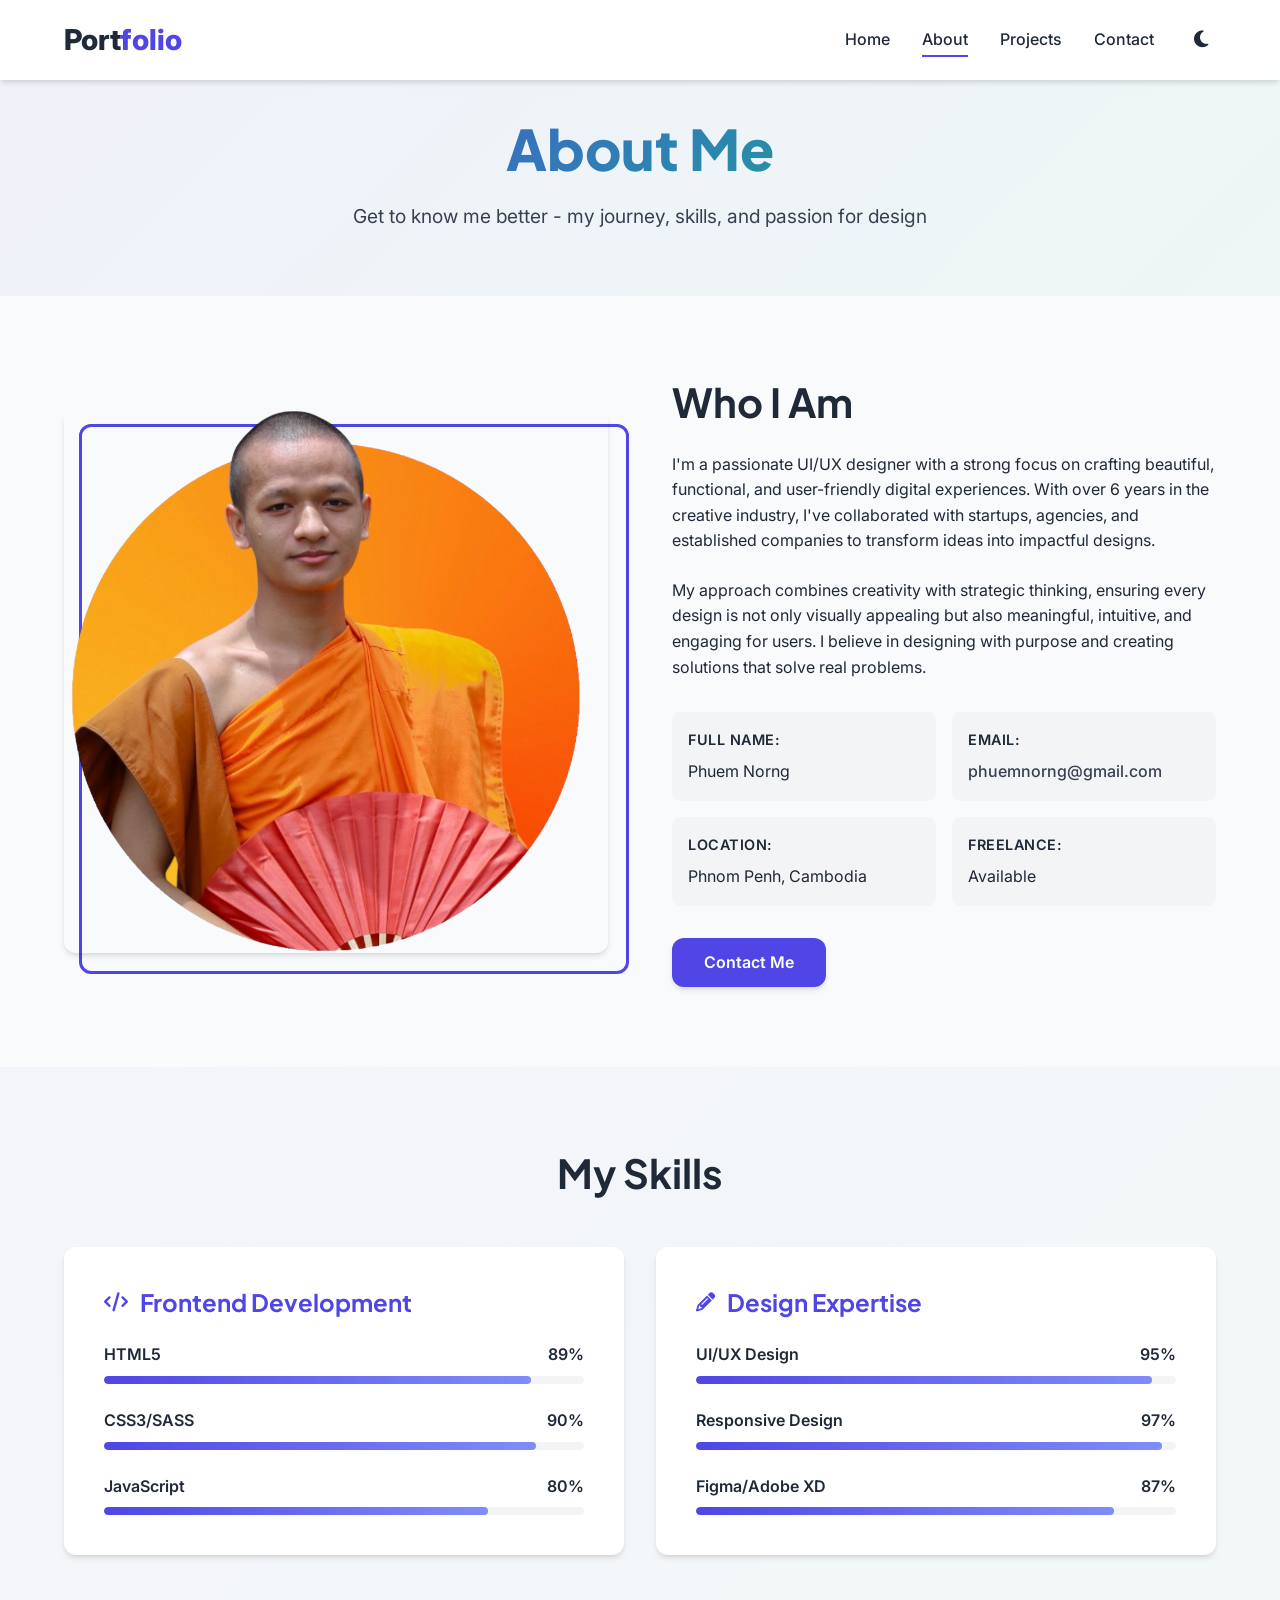
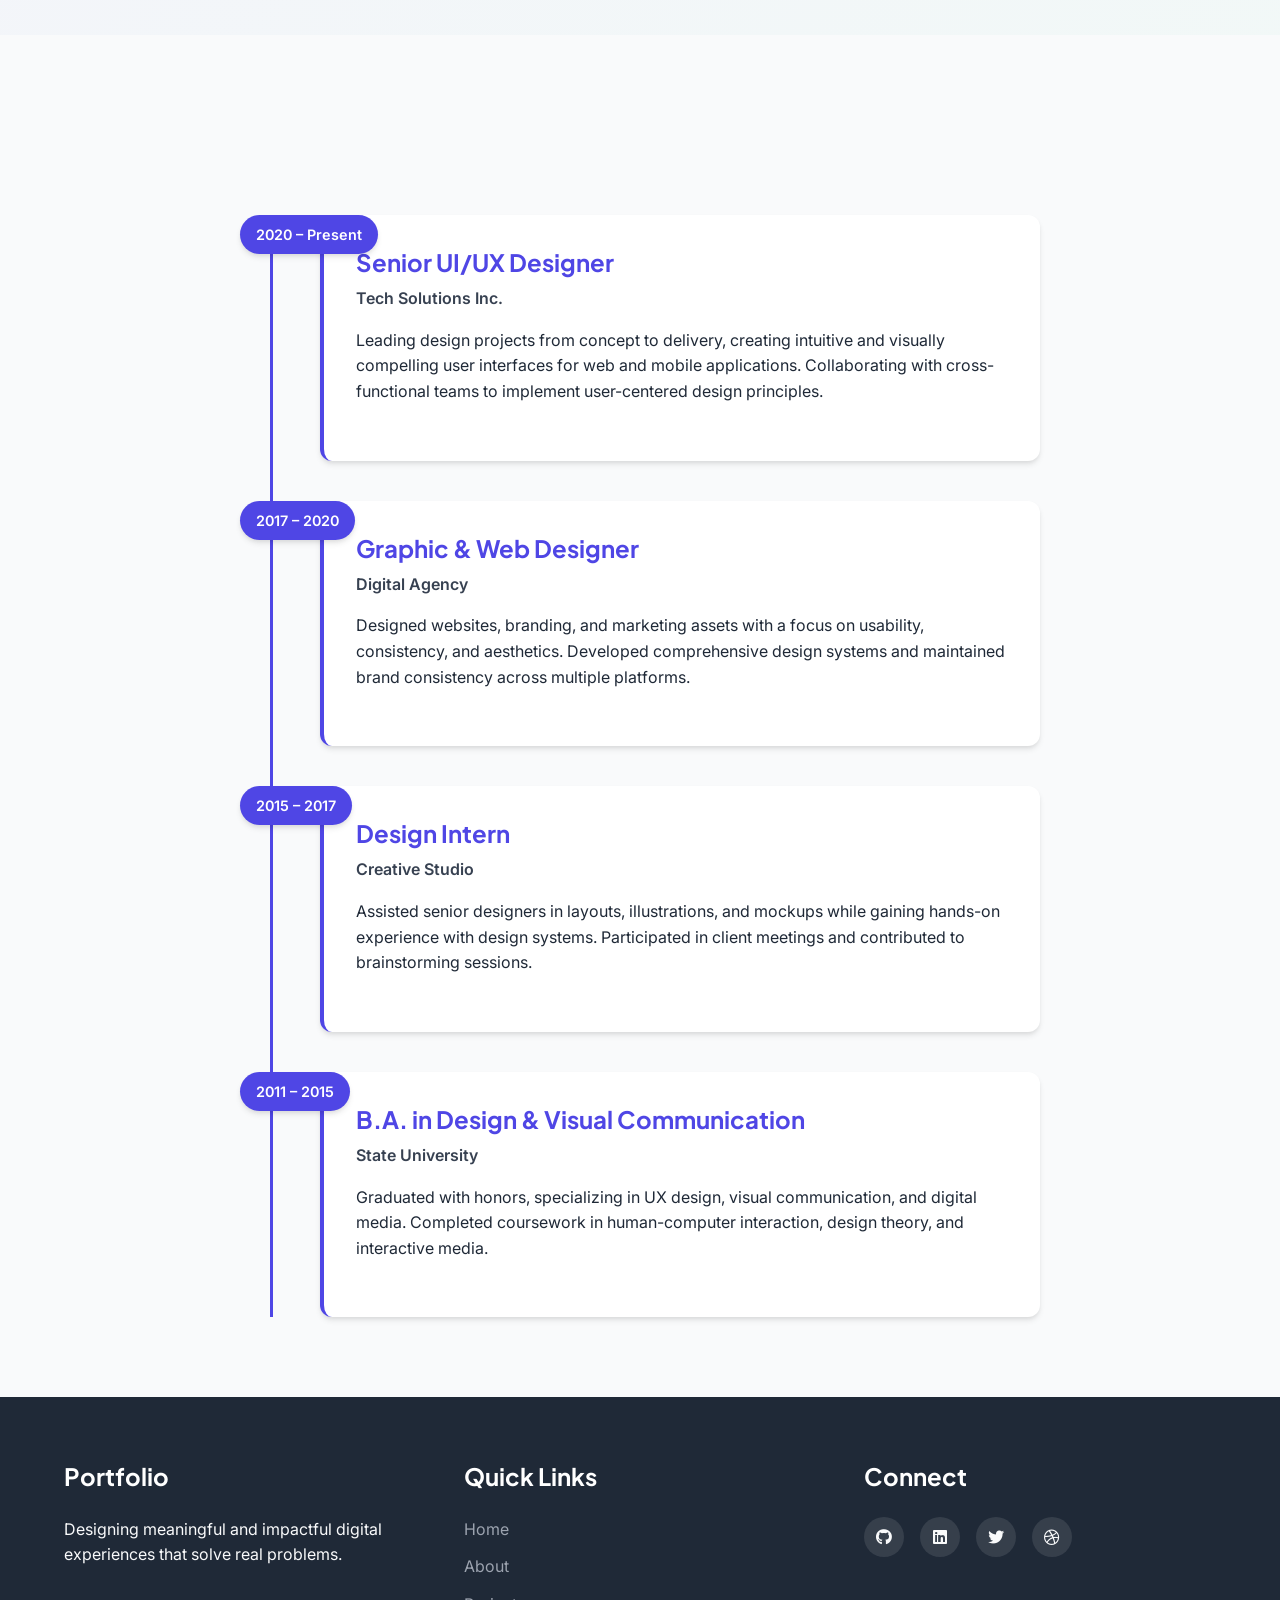
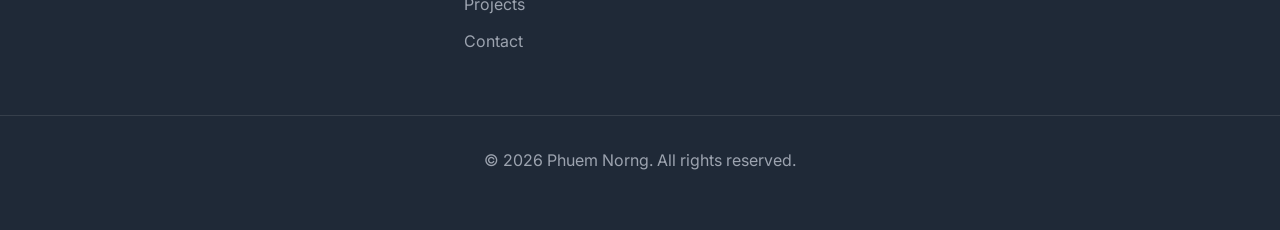
<file: about.html>
<!DOCTYPE html>
<html lang="en" data-theme="light">
<head>
  <meta charset="UTF-8" />
  <meta name="viewport" content="width=device-width, initial-scale=1.0" />
  <meta name="description" content="Learn more about Phuem Norng - UI/UX Designer specializing in digital experiences, design systems, and web development." />
  <meta name="author" content="Phuem Norng" />
  <title>About Me | Phuem Norng - UI/UX Designer Portfolio</title>
  
  <!-- Preload critical assets -->
  <link rel="preload" href="https://cdnjs.cloudflare.com/ajax/libs/font-awesome/6.6.0/css/all.min.css" as="style">
  <link rel="preconnect" href="https://cdnjs.cloudflare.com">
  <link rel="preconnect" href="https://fonts.googleapis.com">
  <link rel="preconnect" href="https://fonts.gstatic.com" crossorigin>
  
  <!-- Google Fonts -->
  <link href="https://fonts.googleapis.com/css2?family=Inter:wght@300;400;500;600;700&family=Plus+Jakarta+Sans:wght@600;700;800&display=swap" rel="stylesheet">
      <!-- CSS Files -->
    <link rel="stylesheet" href="theming.css">

  <!-- Font Awesome -->
  <link rel="stylesheet" href="https://cdnjs.cloudflare.com/ajax/libs/font-awesome/6.6.0/css/all.min.css" integrity="sha512-K6Bl8jRfD47m3+" crossorigin="anonymous" referrerpolicy="no-referrer" />

  <!-- Favicon -->
  <link rel="icon" href="favicon.png" type="image/png" />
</head>
<body>
  <!-- Header / Navigation -->
  <header class="header" role="banner">
    <div class="container">
      <a href="index.html" class="logo" aria-label="Phuem Norng Portfolio Home">Port<span>folio</span></a>
      
      <nav class="nav" role="navigation" aria-label="Main Navigation">
        <button class="hamburger" aria-expanded="false" aria-controls="menu" aria-label="Toggle navigation">
          <span class="bar"></span><span class="bar"></span><span class="bar"></span>
        </button>
        
        <ul id="menu" class="nav-list">
          <li><a href="index.html">Home</a></li>
          <li><a href="about.html" aria-current="page">About</a></li>
          <li><a href="projects.html">Projects</a></li>
          <li><a href="contact.html">Contact</a></li>
          <li>
            <button id="theme-toggle" class="theme-toggle" aria-label="Toggle dark mode">
              <i class="fas fa-moon"></i>
            </button>
          </li>
        </ul>
      </nav>
    </div>
  </header>

  <!-- Hero -->
  <section class="page-hero">
    <div class="container">
      <h1 class="fade-in">About Me</h1>
      <p class="subtitle fade-in delay-1">Get to know me better - my journey, skills, and passion for design</p>
    </div>
  </section>

  <!-- About -->
  <section class="detailed-about">
    <div class="container about-grid">
      <figure class="about-image fade-in">
        <img src="profile.png" alt="Portrait of Phuem Norng, UI/UX Designer" class="profile-img-large" />
      </figure>
      
      <article class="about-details fade-in delay-1">
        <h2>Who I Am</h2>
        <p>I'm a passionate UI/UX designer with a strong focus on crafting beautiful, functional, and user-friendly digital experiences. With over 6 years in the creative industry, I've collaborated with startups, agencies, and established companies to transform ideas into impactful designs.</p>
        <p>My approach combines creativity with strategic thinking, ensuring every design is not only visually appealing but also meaningful, intuitive, and engaging for users. I believe in designing with purpose and creating solutions that solve real problems.</p>
        
        <dl class="personal-info">
          <div class="info-item">
            <dt>Full Name:</dt>
            <dd>Phuem Norng</dd>
          </div>
          <div class="info-item">
            <dt>Email:</dt>
            <dd><a href="mailto:phuemnorng@gmail.com">phuemnorng@gmail.com</a></dd>
          </div>
          <div class="info-item">
            <dt>Location:</dt>
            <dd>Phnom Penh, Cambodia</dd>
          </div>
          <div class="info-item">
            <dt>Freelance:</dt>
            <dd>Available</dd>
          </div>
        </dl>

        <a href="contact.html" class="btn btn-primary">Contact Me</a>
      </article>
    </div>
  </section>

  <!-- Skills -->
  <section class="skills-section">
    <div class="container">
      <h2 class="fade-in">My Skills</h2>
      <div class="skills-grid">
        <!-- Frontend -->
        <div class="skill-category fade-in delay-1">
          <h3><i class="fas fa-code"></i> Frontend Development</h3>
          <div class="skill-item" role="progressbar" aria-valuenow="89" aria-valuemin="0" aria-valuemax="100">
            <div><span>HTML5</span><span>89%</span></div>
            <div class="skill-bar"><div class="skill-progress" data-width="89"></div></div>
          </div>
          <div class="skill-item" role="progressbar" aria-valuenow="90" aria-valuemin="0" aria-valuemax="100">
            <div><span>CSS3/SASS</span><span>90%</span></div>
            <div class="skill-bar"><div class="skill-progress" data-width="90"></div></div>
          </div>
          <div class="skill-item" role="progressbar" aria-valuenow="80" aria-valuemin="0" aria-valuemax="100">
            <div><span>JavaScript</span><span>80%</span></div>
            <div class="skill-bar"><div class="skill-progress" data-width="80"></div></div>
          </div>
        </div>

        <!-- Design -->
        <div class="skill-category fade-in delay-2">
          <h3><i class="fas fa-pencil-alt"></i> Design Expertise</h3>
          <div class="skill-item" role="progressbar" aria-valuenow="95" aria-valuemin="0" aria-valuemax="100">
            <div><span>UI/UX Design</span><span>95%</span></div>
            <div class="skill-bar"><div class="skill-progress" data-width="95"></div></div>
          </div>
          <div class="skill-item" role="progressbar" aria-valuenow="97" aria-valuemin="0" aria-valuemax="100">
            <div><span>Responsive Design</span><span>97%</span></div>
            <div class="skill-bar"><div class="skill-progress" data-width="97"></div></div>
          </div>
          <div class="skill-item" role="progressbar" aria-valuenow="87" aria-valuemin="0" aria-valuemax="100">
            <div><span>Figma/Adobe XD</span><span>87%</span></div>
            <div class="skill-bar"><div class="skill-progress" data-width="87"></div></div>
          </div>
        </div>
      </div>
    </div>
  </section>

  <!-- Experience -->
  <section class="experience-section">
    <div class="container">
      <h2 class="fade-in">Experience & Education</h2>
      <ol class="timeline">
        <li class="timeline-item fade-in">
          <time datetime="2020">2020 – Present</time>
          <div>
            <h3>Senior UI/UX Designer</h3>
            <span class="company">Tech Solutions Inc.</span>
            <p>Leading design projects from concept to delivery, creating intuitive and visually compelling user interfaces for web and mobile applications. Collaborating with cross-functional teams to implement user-centered design principles.</p>
          </div>
        </li>
        <li class="timeline-item fade-in delay-1">
          <time datetime="2017">2017 – 2020</time>
          <div>
            <h3>Graphic & Web Designer</h3>
            <span class="company">Digital Agency</span>
            <p>Designed websites, branding, and marketing assets with a focus on usability, consistency, and aesthetics. Developed comprehensive design systems and maintained brand consistency across multiple platforms.</p>
          </div>
        </li>
        <li class="timeline-item fade-in delay-2">
          <time datetime="2015">2015 – 2017</time>
          <div>
            <h3>Design Intern</h3>
            <span class="company">Creative Studio</span>
            <p>Assisted senior designers in layouts, illustrations, and mockups while gaining hands-on experience with design systems. Participated in client meetings and contributed to brainstorming sessions.</p>
          </div>
        </li>
        <li class="timeline-item fade-in delay-3">
          <time datetime="2011">2011 – 2015</time>
          <div>
            <h3>B.A. in Design & Visual Communication</h3>
            <span class="company">State University</span>
            <p>Graduated with honors, specializing in UX design, visual communication, and digital media. Completed coursework in human-computer interaction, design theory, and interactive media.</p>
          </div>
        </li>
      </ol>
    </div>
  </section>

  <!-- Footer -->
  <footer class="footer" role="contentinfo">
    <div class="container footer-content">
      <div>
        <h3>Portfolio</h3>
        <p>Designing meaningful and impactful digital experiences that solve real problems.</p>
      </div>
      <nav class="footer-links" aria-label="Footer Navigation">
        <h3>Quick Links</h3>
        <ul>
          <li><a href="index.html">Home</a></li>
          <li><a href="about.html">About</a></li>
          <li><a href="projects.html">Projects</a></li>
          <li><a href="contact.html">Contact</a></li>
        </ul>
      </nav>
      <div class="footer-social">
        <h3>Connect</h3>
        <div class="social-links">
          <a href="https://github.com/phuem-norng" aria-label="GitHub"><i class="fab fa-github"></i></a>
          <a href="https://www.linkedin.com/in/phuem-norng-83930b341?utm_source=share&utm_campaign=share_via&utm_content=profile&utm_medium=ios_app" aria-label="LinkedIn"><i class="fab fa-linkedin"></i></a>
          <a href="https://x.com/phuemnorng?s=21" aria-label="Twitter"><i class="fab fa-twitter"></i></a>
          <a href="#" aria-label="Dribbble"><i class="fab fa-dribbble"></i></a>
        </div>
      </div>
    </div>
    <div class="footer-bottom">
      <p>&copy; <span id="year"></span> Phuem Norng. All rights reserved.</p>
    </div>
  </footer>
        <!-- JavaScript Files -->
    <script src="main.js"></script>
    <script src="darkmode.js"></script>
    <script src="filter.js"></script>
  <script>
    // Set current year in footer
    document.getElementById('year').textContent = new Date().getFullYear();
    
    // Mobile menu toggle
    const hamburger = document.querySelector('.hamburger');
    const navList = document.querySelector('.nav-list');
    
    hamburger.addEventListener('click', () => {
      const isExpanded = hamburger.getAttribute('aria-expanded') === 'true';
      hamburger.classList.toggle('active');
      navList.classList.toggle('active');
      hamburger.setAttribute('aria-expanded', !isExpanded);
    });
    
    // Close menu when clicking on a link
    document.querySelectorAll('.nav-list a').forEach(link => {
      link.addEventListener('click', () => {
        hamburger.classList.remove('active');
        navList.classList.remove('active');
        hamburger.setAttribute('aria-expanded', 'false');
      });
    });
    
    // Theme toggle functionality
    const themeToggle = document.getElementById('theme-toggle');
    const themeIcon = themeToggle.querySelector('i');
    
    // Check for saved theme preference or respect OS preference
    if (localStorage.getItem('theme') === 'dark' || 
        (window.matchMedia('(prefers-color-scheme: dark)').matches && !localStorage.getItem('theme'))) {
      document.documentElement.setAttribute('data-theme', 'dark');
      themeIcon.classList.replace('fa-moon', 'fa-sun');
    }
    
    themeToggle.addEventListener('click', () => {
      if (document.documentElement.getAttribute('data-theme') === 'dark') {
        document.documentElement.setAttribute('data-theme', 'light');
        themeIcon.classList.replace('fa-sun', 'fa-moon');
        localStorage.setItem('theme', 'light');
      } else {
        document.documentElement.setAttribute('data-theme', 'dark');
        themeIcon.classList.replace('fa-moon', 'fa-sun');
        localStorage.setItem('theme', 'dark');
      }
    });
    
    // Animate skill bars when they come into view
    const animateSkillBars = () => {
      const skillBars = document.querySelectorAll('.skill-progress');
      
      skillBars.forEach(bar => {
        const rect = bar.getBoundingClientRect();
        const isInViewport = rect.top <= (window.innerHeight || document.documentElement.clientHeight) && 
                             rect.bottom >= 0;
        
        if (isInViewport && !bar.classList.contains('animated')) {
          bar.style.width = bar.getAttribute('data-width') + '%';
          bar.classList.add('animated');
        }
      });
    };
    
    // Run on load and scroll
    window.addEventListener('load', animateSkillBars);
    window.addEventListener('scroll', animateSkillBars);
    
    // Fade in elements when they come into view
    const fadeElements = document.querySelectorAll('.fade-in');
    
    const checkFade = () => {
      fadeElements.forEach(el => {
        const rect = el.getBoundingClientRect();
        const isInViewport = rect.top <= (window.innerHeight || document.documentElement.clientHeight) * 0.85 && 
                             rect.bottom >= 0;
        
        if (isInViewport) {
          el.style.opacity = '1';
          el.style.transform = 'translateY(0)';
        }
      });
    };
    
    // Set initial state
    fadeElements.forEach(el => {
      el.style.opacity = '0';
      el.style.transform = 'translateY(20px)';
      el.style.transition = 'opacity 0.8s ease, transform 0.8s ease';
    });
    
    // Run on load and scroll
    window.addEventListener('load', checkFade);
    window.addEventListener('scroll', checkFade);
  </script>
</body>

</html>
</file>
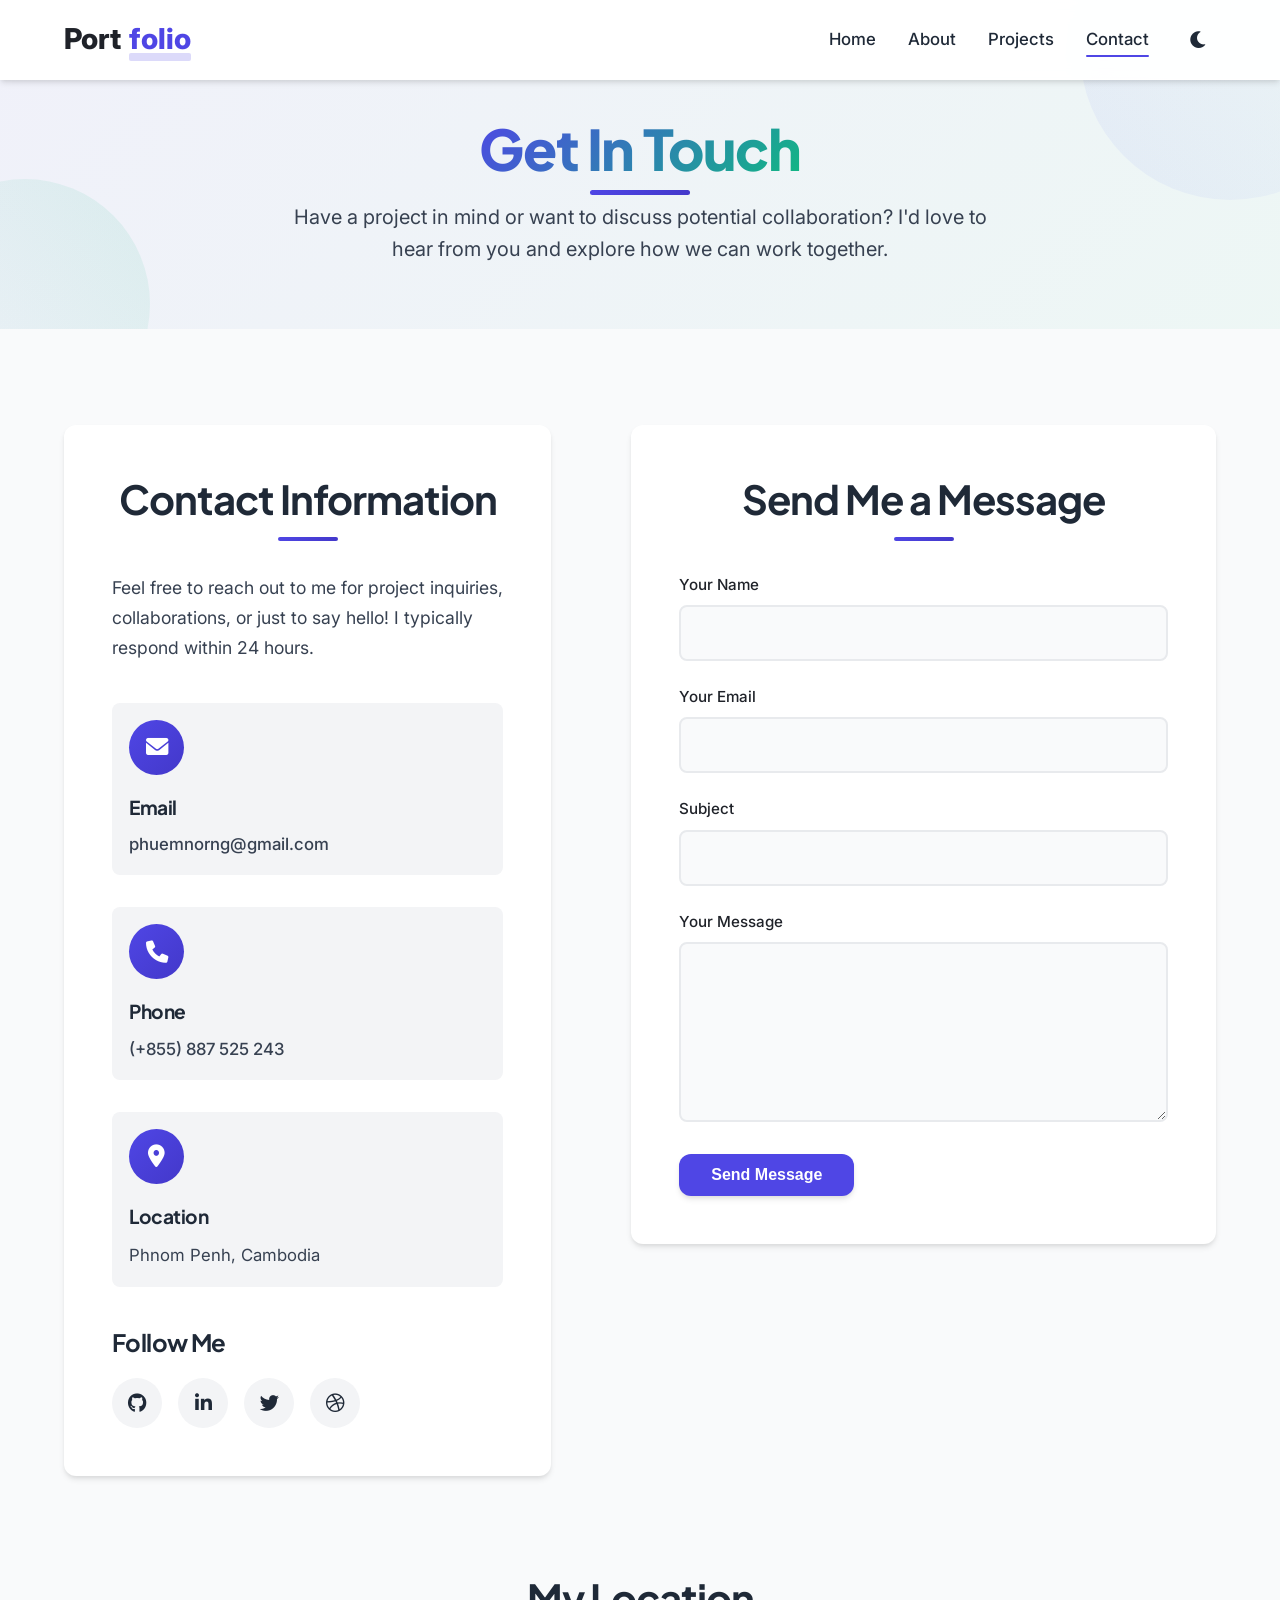
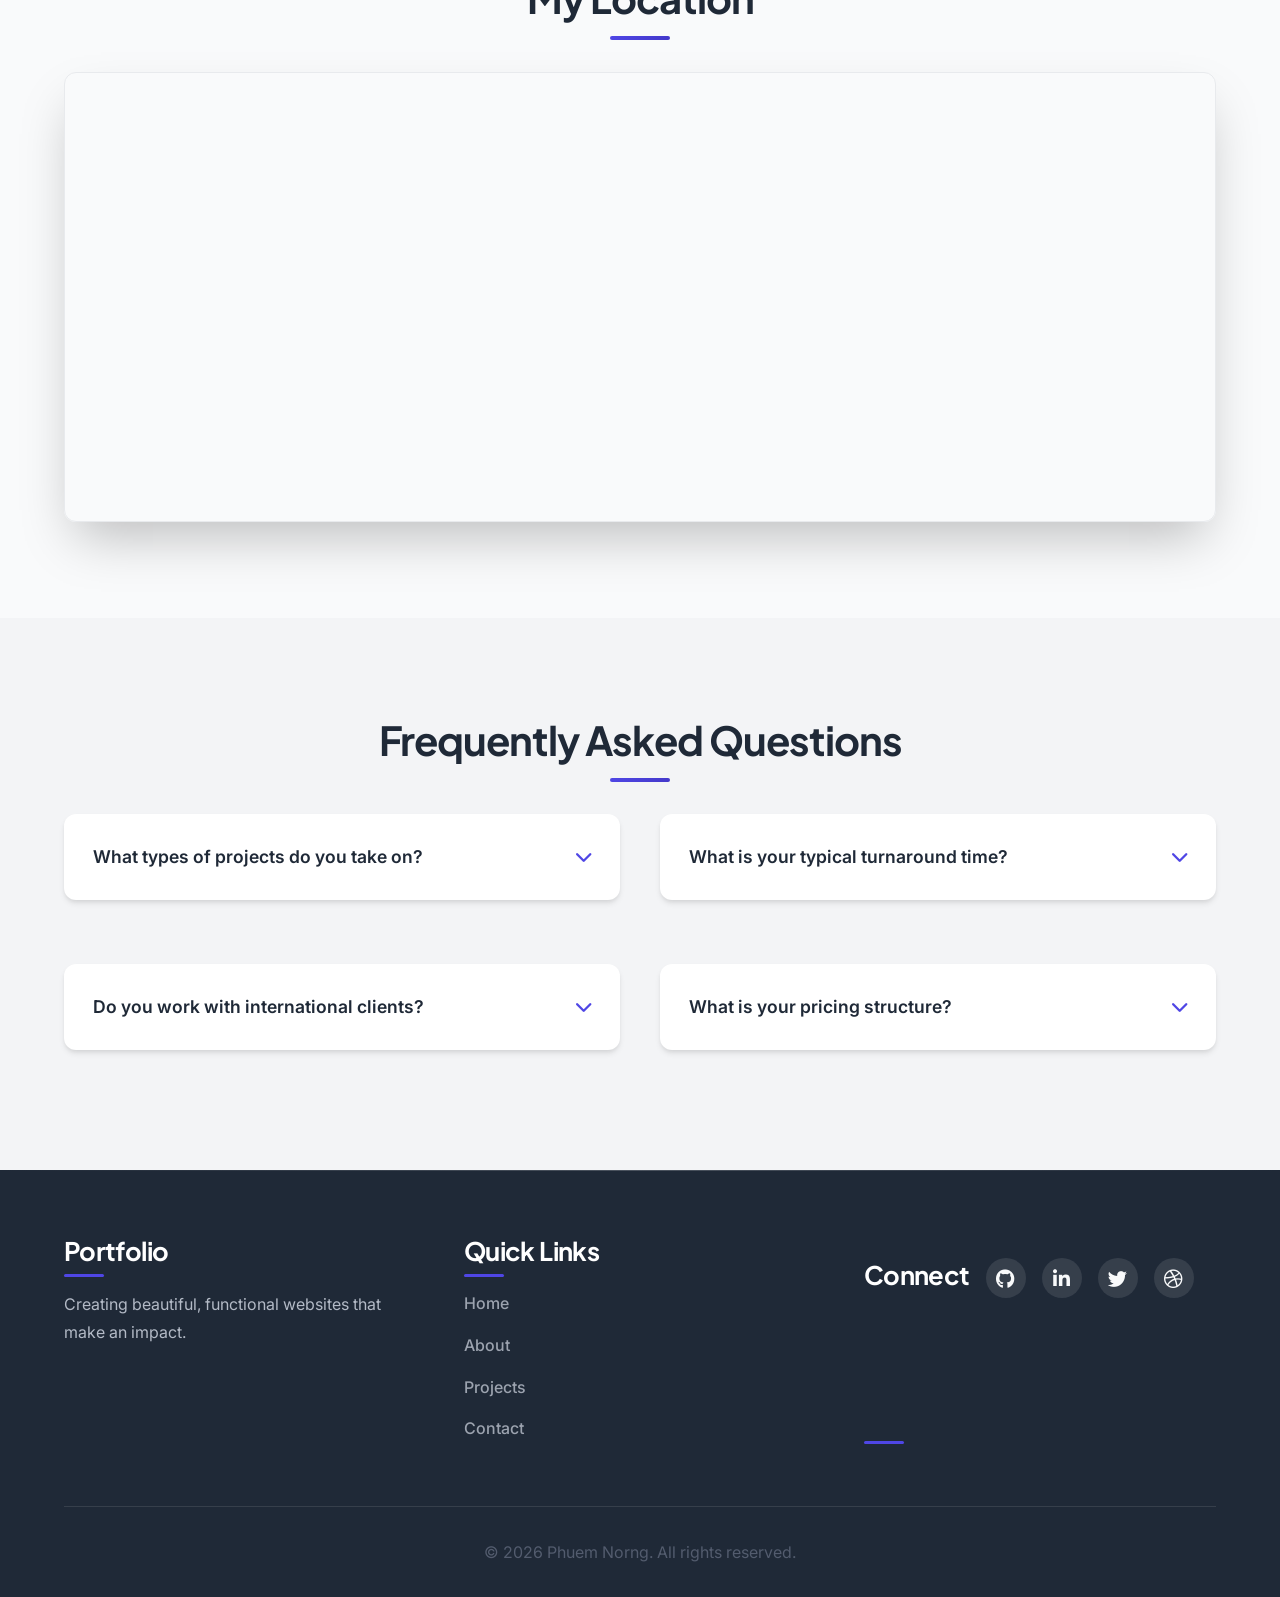
<file: contact.html>
<!DOCTYPE html>
<html lang="en" data-theme="light">
<head>
    <meta charset="UTF-8">
    <meta name="viewport" content="width=device-width, initial-scale=1.0">
    <meta name="description" content="Contact Phuem Norng - UI/UX Designer. Get in touch for collaborations, project inquiries, or just to say hello.">
    <meta name="keywords" content="UI/UX Designer, contact, portfolio, web design, Cambodia">
    <meta name="author" content="Phuem Norng">
    <meta property="og:title" content="Contact Phuem Norng - UI/UX Designer">
    <meta property="og:description" content="Get in touch with Phuem Norng for collaborations, project inquiries, or just to say hello.">
    <meta property="og:type" content="website">
    <meta property="og:url" content="https://www.yourportfolio.com/contact">
    
    <title>Contact | Phuem Norng - UI/UX Designer</title>
    
    <!-- Preload critical assets -->
    <link rel="preload" href="https://cdnjs.cloudflare.com/ajax/libs/font-awesome/6.0.0-beta3/css/all.min.css" as="style" onload="this.onload=null;this.rel='stylesheet'">
    <noscript><link rel="stylesheet" href="https://cdnjs.cloudflare.com/ajax/libs/font-awesome/6.0.0-beta3/css/all.min.css"></noscript>
    
    <!-- CSS Files -->
    <link rel="stylesheet" href="style.css">
    <link rel="stylesheet" href="responsive.css">
    <link rel="stylesheet" href="theme.css">
    <link rel="stylesheet" href="theming.css">
    
    <!-- Preconnect to external domains -->
    <link rel="preconnect" href="https://cdnjs.cloudflare.com">
    <link rel="preconnect" href="https://fonts.googleapis.com">
    <link rel="preconnect" href="https://fonts.gstatic.com" crossorigin>
    
    <!-- Google Fonts -->
    <link href="https://fonts.googleapis.com/css2?family=Inter:wght@400;500;600;700&family=Plus+Jakarta+Sans:wght@700;800&display=swap" rel="stylesheet">
    
    <!-- Favicon -->
    <link rel="icon" type="image/png" href="favicon.png">
</head>
<body>
    <!-- Header/Navigation -->
    <header class="header" role="banner">
        <div class="container">
            <div class="logo">
                <a href="index.html" aria-label="Portfolio Home">Port<span>folio</span></a>
            </div>
            <nav class="nav" role="navigation" aria-label="Main Navigation">
                <ul class="nav-list" id="nav-list">
                    <li class="nav-item"><a href="index.html" class="nav-link">Home</a></li>
                    <li class="nav-item"><a href="about.html" class="nav-link">About</a></li>
                    <li class="nav-item"><a href="projects.html" class="nav-link">Projects</a></li>
                    <li class="nav-item"><a href="contact.html" class="nav-link active" aria-current="page">Contact</a></li>
                    <li class="nav-item">
                        <button id="theme-toggle" class="theme-toggle" aria-label="Toggle dark mode">
                            <i class="fas fa-moon"></i>
                        </button>
                    </li>
                </ul>
                <button class="hamburger" aria-expanded="false" aria-label="Toggle navigation" id="hamburger">
                    <span class="bar"></span>
                    <span class="bar"></span>
                    <span class="bar"></span>
                </button>
            </nav>
        </div>
    </header>

    <!-- Contact Page Hero -->
    <section class="page-hero" role="region" aria-labelledby="page-title">
        <div class="container">
            <h1 id="page-title" class="page-title">Get In Touch</h1>
            <p class="page-subtitle">Have a project in mind or want to discuss potential collaboration? I'd love to hear from you and explore how we can work together.</p>
        </div>
    </section>

    <!-- Contact Section -->
    <section class="contact-section" id="contact" role="region" aria-labelledby="contact-heading">
        <div class="container">
            <div class="contact-grid">
                <div class="contact-info">
                    <h2 id="contact-heading" class="section-title">Contact Information</h2>
                    <p>Feel free to reach out to me for project inquiries, collaborations, or just to say hello! I typically respond within 24 hours.</p>
                    
                    <div class="info-item">
                        <div class="info-icon">
                            <i class="fas fa-envelope" aria-hidden="true"></i>
                        </div>
                        <div class="info-content">
                            <h3>Email</h3>
                            <a href="mailto:phuemnorng@gmail.com">phuemnorng@gmail.com</a>
                        </div>
                    </div>
                    
                    <div class="info-item">
                        <div class="info-icon">
                            <i class="fas fa-phone" aria-hidden="true"></i>
                        </div>
                        <div class="info-content">
                            <h3>Phone</h3>
                            <a href="tel:+855887525243">(+855) 887 525 243</a>
                        </div>
                    </div>
                    
                    <div class="info-item">
                        <div class="info-icon">
                            <i class="fas fa-map-marker-alt" aria-hidden="true"></i>
                        </div>
                        <div class="info-content">
                            <h3>Location</h3>
                            <p>Phnom Penh, Cambodia</p>
                        </div>
                    </div>
                    
                    <div class="contact-social">
                        <h3>Follow Me</h3>
                        <div class="social-links">
                            <a href="https://github.com/phuem-norng" aria-label="GitHub"><i class="fab fa-github"></i></a>
                            <a href="https://www.linkedin.com/in/phuem-norng-83930b341?utm_source=share&utm_campaign=share_via&utm_content=profile&utm_medium=ios_app" aria-label="LinkedIn"><i class="fab fa-linkedin-in"></i></a>
                            <a href="https://x.com/phuemnorng?s=21" aria-label="Twitter"><i class="fab fa-twitter"></i></a>
                            <a href="#" aria-label="Dribbble"><i class="fab fa-dribbble"></i></a>
                        </div>
                    </div>
                </div>
                
                <div class="contact-form">
                    <h2 class="section-title">Send Me a Message</h2>
                    <form id="contactForm" novalidate>
                        <div class="form-group">
                            <label for="name">Your Name</label>
                            <input type="text" id="name" name="name" required aria-required="true">
                            <div class="error-message" id="name-error"></div>
                        </div>
                        <div class="form-group">
                            <label for="email">Your Email</label>
                            <input type="email" id="email" name="email" required aria-required="true">
                            <div class="error-message" id="email-error"></div>
                        </div>
                        <div class="form-group">
                            <label for="subject">Subject</label>
                            <input type="text" id="subject" name="subject" required aria-required="true">
                            <div class="error-message" id="subject-error"></div>
                        </div>
                        <div class="form-group">
                            <label for="message">Your Message</label>
                            <textarea id="message" name="message" rows="5" required aria-required="true"></textarea>
                            <div class="error-message" id="message-error"></div>
                        </div>
                        <button type="submit" class="btn btn-primary">
                            <span class="btn-text">Send Message</span>
                            <span class="btn-loading" style="display: none;">
                                <i class="fas fa-spinner fa-spin" aria-hidden="true"></i> Sending...
                            </span>
                        </button>
                    </form>
                    <div id="form-message" role="alert"></div>
                </div>
            </div>
        </div>
    </section>

    <!-- Map Section -->
    <section class="map-section" aria-label="Location map">
        <div class="container">
            <h2 class="section-title text-center">My Location</h2>
            <div class="map-container">
                <iframe 
                    src="https://www.google.com/maps/embed?pb=!1m18!1m12!1m3!1d15635.38227532802!2d104.88067636977537!3d11.568999999999997!2m3!1f0!2f0!3f0!3m2!1i1024!2i768!4f13.1!3m3!1m2!1s0x310951add5e2cd81%3A0x171e0b69c7c6f7ba!2sPhnom%20Penh%2C%20Cambodia!5e0!3m2!1sen!2sus!4v1652345678901!5m2!1sen!2sus" 
                    allowfullscreen="" 
                    loading="lazy" 
                    referrerpolicy="no-referrer-when-downgrade"
                    title="Map of Phnom Penh, Cambodia">
                </iframe>
            </div>
        </div>
    </section>

    <!-- FAQ Section -->
    <section class="faq-section" aria-labelledby="faq-heading">
        <div class="container">
            <h2 id="faq-heading" class="section-title text-center">Frequently Asked Questions</h2>
            <div class="faq-grid">
                <div class="faq-item">
                    <div class="faq-question">
                        <span>What types of projects do you take on?</span>
                        <span class="faq-toggle"><i class="fas fa-chevron-down"></i></span>
                    </div>
                    <div class="faq-answer">
                        <p>I specialize in UI/UX design for web and mobile applications, including user research, wireframing, prototyping, and visual design. I work with startups, small businesses, and agencies to create user-centered digital experiences.</p>
                    </div>
                </div>
                
                <div class="faq-item">
                    <div class="faq-question">
                        <span>What is your typical turnaround time?</span>
                        <span class="faq-toggle"><i class="fas fa-chevron-down"></i></span>
                    </div>
                    <div class="faq-answer">
                        <p>The timeline depends on the project scope and complexity. A simple website might take 2-3 weeks, while a complex application could take several months. After discussing your project, I'll provide a detailed timeline.</p>
                    </div>
                </div>
                
                <div class="faq-item">
                    <div class="faq-question">
                        <span>Do you work with international clients?</span>
                        <span class="faq-toggle"><i class="fas fa-chevron-down"></i></span>
                    </div>
                    <div class="faq-answer">
                        <p>Yes, I work with clients from all over the world. I'm comfortable with remote collaboration and have experience working across different time zones using various communication tools.</p>
                    </div>
                </div>
                
                <div class="faq-item">
                    <div class="faq-question">
                        <span>What is your pricing structure?</span>
                        <span class="faq-toggle"><i class="fas fa-chevron-down"></i></span>
                    </div>
                    <div class="faq-answer">
                        <p>I offer both project-based and hourly pricing, depending on the client's preference and project nature. After understanding your requirements, I'll provide a detailed quote with transparent pricing.</p>
                    </div>
                </div>
            </div>
        </div>
    </section>

    <!-- Footer -->
    <footer class="footer" role="contentinfo">
        <div class="container">
            <div class="footer-content">
                <div class="footer-about">
                    <h3 class="footer-title">Portfolio</h3>
                    <p>Creating beautiful, functional websites that make an impact.</p>
                </div>
                <div class="footer-links">
                    <h3 class="footer-title">Quick Links</h3>
                    <ul>
                        <li><a href="index.html">Home</a></li>
                        <li><a href="about.html">About</a></li>
                        <li><a href="projects.html">Projects</a></li>
                        <li><a href="contact.html">Contact</a></li>
                    </ul>
                </div>
                <div class="footer-social">
                    <h3 class="footer-title">Connect</h3>
                    <div class="social-links">
                        <a href="https://github.com/phuem-norng" aria-label="GitHub"><i class="fab fa-github"></i></a>
                        <a href="https://www.linkedin.com/in/phuem-norng-83930b341?utm_source=share&utm_campaign=share_via&utm_content=profile&utm_medium=ios_app" aria-label="LinkedIn"><i class="fab fa-linkedin-in"></i></a>
                        <a href="https://x.com/phuemnorng?s=21" aria-label="Twitter"><i class="fab fa-twitter"></i></a>
                        <a href="#" aria-label="Dribbble"><i class="fab fa-dribbble"></i></a>
                    </div>
                </div>
            </div>
            <div class="footer-bottom">
                <p>&copy; <span id="year"></span> Phuem Norng. All rights reserved.</p>
            </div>
        </div>
    </footer>

    <!-- JavaScript Files -->
    <script src="main.js"></script>
    <script src="darkmode.js"></script>
    <script>
        // Contact page specific JavaScript
        document.addEventListener('DOMContentLoaded', function() {
            // FAQ accordion functionality
            document.querySelectorAll('.faq-question').forEach(question => {
                question.addEventListener('click', () => {
                    const item = question.parentElement;
                    item.classList.toggle('active');
                });
            });
            
            // Form validation and submission
            const contactForm = document.getElementById('contactForm');
            const formMessage = document.getElementById('form-message');
            
            contactForm.addEventListener('submit', function(e) {
                e.preventDefault();
                
                // Basic validation
                let isValid = true;
                const name = document.getElementById('name');
                const email = document.getElementById('email');
                const subject = document.getElementById('subject');
                const message = document.getElementById('message');
                
                // Reset error messages
                document.querySelectorAll('.error-message').forEach(el => {
                    el.textContent = '';
                });
                
                // Validate name
                if (!name.value.trim()) {
                    document.getElementById('name-error').textContent = 'Please enter your name';
                    isValid = false;
                }
                
                // Validate email
                const emailRegex = /^[^\s@]+@[^\s@]+\.[^\s@]+$/;
                if (!email.value.trim() || !emailRegex.test(email.value)) {
                    document.getElementById('email-error').textContent = 'Please enter a valid email address';
                    isValid = false;
                }
                
                // Validate subject
                if (!subject.value.trim()) {
                    document.getElementById('subject-error').textContent = 'Please enter a subject';
                    isValid = false;
                }
                
                // Validate message
                if (!message.value.trim()) {
                    document.getElementById('message-error').textContent = 'Please enter your message';
                    isValid = false;
                }
                
                if (!isValid) return;
                
                // Show loading state
                const submitBtn = contactForm.querySelector('button[type="submit"]');
                const btnText = submitBtn.querySelector('.btn-text');
                const btnLoading = submitBtn.querySelector('.btn-loading');
                
                btnText.style.display = 'none';
                btnLoading.style.display = 'inline-flex';
                
                // Simulate form submission (in a real scenario, this would be an AJAX call)
                setTimeout(() => {
                    // Show success message
                    formMessage.textContent = 'Your message has been sent successfully! I will get back to you soon.';
                    formMessage.className = 'success';
                    formMessage.style.display = 'block';
                    
                    // Reset form
                    contactForm.reset();
                    
                    // Reset button state
                    btnText.style.display = 'inline-flex';
                    btnLoading.style.display = 'none';
                    
                    // Hide message after 5 seconds
                    setTimeout(() => {
                        formMessage.style.display = 'none';
                    }, 5000);
                }, 1500);
            });
        });
    </script>
</body>

</html>
</file>
<file: theming.css>
/* CSS Variables for Theming */
:root {
      --primary: #4f46e5;
      --primary-dark: #4338ca;
      --primary-light: #818cf8;
      --secondary: #10b981;
      --accent: #f59e0b;
      --dark: #1f2937;
      --dark-alt: #374151;
      --light: #f9fafb;
      --light-alt: #f3f4f6;
      --gray: #9ca3af;
      --white: #ffffff;
      --black: #111827;
      
      --font-primary: 'Inter', -apple-system, BlinkMacSystemFont, "Segoe UI", Roboto, sans-serif;
      --font-heading: 'Plus Jakarta Sans', -apple-system, BlinkMacSystemFont, "Segoe UI", Roboto, sans-serif;
      
      --container-width: 1200px;
      --border-radius: 12px;
      --border-radius-sm: 8px;
      --shadow: 0 4px 6px -1px rgba(0, 0, 0, 0.1), 0 2px 4px -1px rgba(0, 0, 0, 0.06);
      --shadow-md: 0 10px 15px -3px rgba(0, 0, 0, 0.1), 0 4px 6px -2px rgba(0, 0, 0, 0.05);
      --shadow-lg: 0 20px 25px -5px rgba(0, 0, 0, 0.1), 0 10px 10px -5px rgba(0, 0, 0, 0.04);
      
      --transition: all 0.3s ease;
      --transition-slow: all 0.5s ease;
      
      --header-height: 80px;
    }

    [data-theme="dark"] {
      --light: #111827;
      --light-alt: #1f2937;
      --dark: #f9fafb;
      --dark-alt: #f3f4f6;
      --white: #1f2937;
      --black: #f9fafb;
      --gray: #6b7280;
    }

    * {
      margin: 0;
      padding: 0;
      box-sizing: border-box;
    }

    body {
      font-family: var(--font-primary);
      line-height: 1.6;
      color: var(--dark);
      background-color: var(--light);
      transition: var(--transition);
    }

    .container {
      width: 100%;
      max-width: var(--container-width);
      margin: 0 auto;
      padding: 0 1.5rem;
    }

    h1, h2, h3, h4, h5, h6 {
      font-family: var(--font-heading);
      font-weight: 700;
      line-height: 1.3;
      margin-bottom: 1rem;
      color: var(--dark);
    }

    h1 {
      font-size: 3.5rem;
      font-weight: 800;
    }

    h2 {
      font-size: 2.5rem;
      position: relative;
    }

    h3 {
      font-size: 1.5rem;
    }

    p {
      margin-bottom: 1.5rem;
    }

    a {
      color: var(--primary);
      text-decoration: none;
      transition: var(--transition);
    }

    a:hover {
      color: var(--primary-dark);
    }

    img {
      max-width: 100%;
      height: auto;
      display: block;
    }

    .btn {
      display: inline-flex;
      align-items: center;
      justify-content: center;
      padding: 0.75rem 2rem;
      border-radius: var(--border-radius);
      font-weight: 600;
      font-size: 1rem;
      cursor: pointer;
      transition: var(--transition);
      border: none;
      outline: none;
      position: relative;
      overflow: hidden;
    }

    .btn::before {
      content: '';
      position: absolute;
      top: 0;
      left: -100%;
      width: 100%;
      height: 100%;
      background: linear-gradient(90deg, transparent, rgba(255, 255, 255, 0.2), transparent);
      transition: var(--transition-slow);
    }

    .btn:hover::before {
      left: 100%;
    }

    .btn-primary {
      background: var(--primary);
      color: var(--white);
      box-shadow: var(--shadow);
    }

    .btn-primary:hover {
      background: var(--primary-dark);
      transform: translateY(-2px);
      box-shadow: var(--shadow-md);
      color: var(--white);
    }

    section {
      padding: 5rem 0;
    }

    /* Header */
    .header {
      position: fixed;
      top: 0;
      left: 0;
      width: 100%;
      height: var(--header-height);
      background: rgba(255, 255, 255, 0.95);
      backdrop-filter: blur(10px);
      box-shadow: var(--shadow);
      z-index: 1000;
      transition: var(--transition);
    }

    [data-theme="dark"] .header {
      background: rgba(17, 24, 39, 0.95);
    }

    .header .container {
      display: flex;
      justify-content: space-between;
      align-items: center;
      height: 100%;
    }

    .logo {
      font-size: 1.8rem;
      font-weight: 800;
      color: var(--dark);
    }

    .logo span {
      color: var(--primary);
    }

    .nav-list {
      display: flex;
      list-style: none;
      align-items: center;
      gap: 2rem;
    }

    .nav-list a {
      color: var(--dark);
      font-weight: 500;
      position: relative;
      padding: 0.5rem 0;
    }

    .nav-list a::after {
      content: '';
      position: absolute;
      bottom: 0;
      left: 0;
      width: 0;
      height: 2px;
      background: var(--primary);
      transition: var(--transition);
    }

    .nav-list a:hover::after,
    .nav-list a[aria-current="page"]::after {
      width: 100%;
    }

    .theme-toggle {
      background: none;
      border: none;
      color: var(--dark);
      font-size: 1.2rem;
      cursor: pointer;
      padding: 0.5rem;
      border-radius: 50%;
      transition: var(--transition);
      display: flex;
      align-items: center;
      justify-content: center;
    }

    .theme-toggle:hover {
      background: var(--light-alt);
      color: var(--primary);
    }

    .hamburger {
      display: none;
      flex-direction: column;
      justify-content: space-between;
      width: 30px;
      height: 21px;
      background: none;
      border: none;
      cursor: pointer;
      padding: 0;
    }

    .hamburger .bar {
      height: 3px;
      width: 100%;
      background: var(--dark);
      border-radius: 3px;
      transition: var(--transition);
    }

    .sr-only {
      position: absolute;
      width: 1px;
      height: 1px;
      padding: 0;
      margin: -1px;
      overflow: hidden;
      clip: rect(0, 0, 0, 0);
      white-space: nowrap;
      border: 0;
    }

    /* Hero Section */
    .page-hero {
      background: linear-gradient(135deg, rgba(79, 70, 229, 0.05) 0%, rgba(16, 185, 129, 0.05) 100%);
      padding: calc(var(--header-height) + 2rem) 0 4rem;
      text-align: center;
    }

    .page-hero h1 {
      font-size: 3.5rem;
      margin-bottom: 1rem;
      background: linear-gradient(135deg, var(--primary) 0%, var(--secondary) 100%);
      -webkit-background-clip: text;
      -webkit-text-fill-color: transparent;
      background-clip: text;
    }

    .page-hero .subtitle {
      font-size: 1.2rem;
      color: var(--dark-alt);
      max-width: 600px;
      margin: 0 auto;
    }

    /* About Section */
    .detailed-about {
      position: relative;
      overflow: hidden;
    }

    .about-grid {
      display: grid;
      grid-template-columns: 1fr 1fr;
      gap: 4rem;
      align-items: center;
    }

    .about-image {
      position: relative;
    }

    .about-image::before {
      content: '';
      position: absolute;
      width: 100%;
      height: 100%;
      border: 3px solid var(--primary);
      border-radius: var(--border-radius);
      top: 15px;
      left: 15px;
      z-index: -1;
      transition: var(--transition);
    }

    .about-image:hover::before {
      top: 10px;
      left: 10px;
    }

    .profile-img-large {
      border-radius: var(--border-radius);
      box-shadow: var(--shadow);
      transition: var(--transition);
    }

    .about-image:hover .profile-img-large {
      transform: translateY(-5px);
      box-shadow: var(--shadow-lg);
    }

    .about-details h2 {
      margin-bottom: 1.5rem;
    }

    .personal-info {
      margin: 2rem 0;
      display: grid;
      grid-template-columns: repeat(2, 1fr);
      gap: 1rem;
    }

    .info-item {
      display: flex;
      flex-direction: column;
      padding: 1rem;
      background: var(--light-alt);
      border-radius: var(--border-radius-sm);
      transition: var(--transition);
    }

    .info-item:hover {
      transform: translateY(-3px);
      box-shadow: var(--shadow);
    }

    .info-item dt {
      font-weight: 600;
      color: var(--dark);
      margin-bottom: 0.5rem;
      font-size: 0.9rem;
      text-transform: uppercase;
      letter-spacing: 0.5px;
    }

    .info-item dd a {
      color: var(--dark-alt);
      font-weight: 500;
    }

    .info-item dd a:hover {
      color: var(--primary);
    }

    /* Skills Section */
    .skills-section {
      background: linear-gradient(135deg, rgba(79, 70, 229, 0.03) 0%, rgba(16, 185, 129, 0.03) 100%);
    }

    .skills-section h2 {
      text-align: center;
      margin-bottom: 3rem;
    }

    .skills-grid {
      display: grid;
      grid-template-columns: repeat(2, 1fr);
      gap: 2rem;
    }

    .skill-category {
      background: var(--white);
      padding: 2.5rem;
      border-radius: var(--border-radius);
      box-shadow: var(--shadow);
      transition: var(--transition);
    }

    .skill-category:hover {
      transform: translateY(-5px);
      box-shadow: var(--shadow-lg);
    }

    .skill-category h3 {
      margin-bottom: 1.5rem;
      color: var(--primary);
      display: flex;
      align-items: center;
      gap: 0.75rem;
    }

    .skill-category h3 i {
      font-size: 1.2rem;
    }

    .skill-item {
      margin-bottom: 1.5rem;
    }

    .skill-item:last-child {
      margin-bottom: 0;
    }

    .skill-item > div:first-child {
      display: flex;
      justify-content: space-between;
      margin-bottom: 0.5rem;
      font-weight: 600;
      color: var(--dark);
    }

    .skill-bar {
      height: 8px;
      background: var(--light-alt);
      border-radius: 10px;
      overflow: hidden;
    }

    .skill-progress {
      height: 100%;
      background: linear-gradient(90deg, var(--primary) 0%, var(--primary-light) 100%);
      border-radius: 10px;
      position: relative;
      width: 0;
      transition: width 1.5s cubic-bezier(0.16, 1, 0.3, 1);
    }

    /* Experience Section */
    .experience-section h2 {
      text-align: center;
      margin-bottom: 3rem;
    }

    .timeline {
      position: relative;
      list-style: none;
      max-width: 800px;
      margin: 0 auto;
    }

    .timeline::before {
      content: '';
      position: absolute;
      left: 30px;
      top: 0;
      height: 100%;
      width: 3px;
      background: var(--primary);
    }

    .timeline-item {
      position: relative;
      margin-bottom: 2.5rem;
      padding-left: 80px;
    }

    .timeline-item:last-child {
      margin-bottom: 0;
    }

    .timeline-item time {
      position: absolute;
      left: 0;
      top: 0;
      background: var(--primary);
      color: white;
      padding: 0.5rem 1rem;
      border-radius: 20px;
      font-weight: 600;
      font-size: 0.9rem;
      box-shadow: var(--shadow);
    }

    .timeline-item > div {
      background: var(--white);
      padding: 2rem;
      border-radius: var(--border-radius);
      box-shadow: var(--shadow);
      transition: var(--transition);
      border-left: 4px solid var(--primary);
    }

    .timeline-item > div:hover {
      transform: translateX(5px);
      box-shadow: var(--shadow-md);
    }

    .timeline-item h3 {
      color: var(--primary);
      margin-bottom: 0.5rem;
    }

    .company {
      color: var(--dark-alt);
      font-weight: 600;
      margin-bottom: 1rem;
      display: block;
    }

    /* Footer */
    .footer {
      background: var(--dark);
      color: var(--light);
      padding: 4rem 0 2rem;
    }

    .footer h3 {
      color: var(--white);
      margin-bottom: 1.5rem;
    }

    .footer-content {
      display: grid;
      grid-template-columns: repeat(3, 1fr);
      gap: 3rem;
      margin-bottom: 3rem;
    }

    .footer-links ul {
      list-style: none;
    }

    .footer-links li {
      margin-bottom: 0.75rem;
    }

    .footer-links a {
      color: var(--gray);
      transition: var(--transition);
    }

    .footer-links a:hover {
      color: var(--white);
    }

    .social-links {
      display: flex;
      gap: 1rem;
    }

    .social-links a {
      display: flex;
      align-items: center;
      justify-content: center;
      width: 40px;
      height: 40px;
      background: rgba(255, 255, 255, 0.1);
      border-radius: 50%;
      color: var(--light);
      transition: var(--transition);
    }

    .social-links a:hover {
      background: var(--primary);
      transform: translateY(-3px);
    }

    .footer-bottom {
      text-align: center;
      padding-top: 2rem;
      border-top: 1px solid rgba(255, 255, 255, 0.1);
      color: var(--gray);
    }

    /* Animations */
    @keyframes fadeIn {
      from {
        opacity: 0;
      }
      to {
        opacity: 1;
      }
    }

    @keyframes fadeInUp {
      from {
        opacity: 0;
        transform: translateY(30px);
      }
      to {
        opacity: 1;
        transform: translateY(0);
      }
    }

    @keyframes fadeInLeft {
      from {
        opacity: 0;
        transform: translateX(-30px);
      }
      to {
        opacity: 1;
        transform: translateX(0);
      }
    }

    @keyframes fadeInRight {
      from {
        opacity: 0;
        transform: translateX(30px);
      }
      to {
        opacity: 1;
        transform: translateX(0);
      }
    }

    /* Responsive Design */
    @media (max-width: 992px) {
      h1 {
        font-size: 2.8rem;
      }
      
      h2 {
        font-size: 2.2rem;
      }
      
      .about-grid {
        gap: 3rem;
      }
      
      .skills-grid {
        gap: 2rem;
      }
      
      .footer-content {
        grid-template-columns: repeat(2, 1fr);
        gap: 2rem;
      }
    }

    @media (max-width: 768px) {
      :root {
        --header-height: 70px;
      }
      
      h1 {
        font-size: 2.5rem;
      }
      
      h2 {
        font-size: 2rem;
      }
      
      .nav-list {
        position: fixed;
        top: var(--header-height);
        left: -100%;
        width: 100%;
        height: calc(100vh - var(--header-height));
        background: var(--white);
        flex-direction: column;
        justify-content: flex-start;
        padding: 2rem;
        gap: 2rem;
        transition: var(--transition);
        box-shadow: var(--shadow);
      }
      
      [data-theme="dark"] .nav-list {
        background: var(--dark);
      }
      
      .nav-list.active {
        left: 0;
      }
      
      .hamburger {
        display: flex;
      }
      
      .hamburger.active .bar:nth-child(1) {
        transform: translateY(9px) rotate(45deg);
      }
      
      .hamburger.active .bar:nth-child(2) {
        opacity: 0;
      }
      
      .hamburger.active .bar:nth-child(3) {
        transform: translateY(-9px) rotate(-45deg);
      }
      
      .page-hero {
        padding: calc(var(--header-height) + 1rem) 0 3rem;
      }
      
      .page-hero h1 {
        font-size: 2.5rem;
      }
      
      .about-grid {
        grid-template-columns: 1fr;
      }
      
      .about-image {
        order: -1;
        max-width: 400px;
        margin: 0 auto;
      }
      
      .skills-grid {
        grid-template-columns: 1fr;
      }
      
      .personal-info {
        grid-template-columns: 1fr;
      }
      
      .timeline::before {
        left: 20px;
      }
      
      .timeline-item {
        padding-left: 60px;
      }
      
      .timeline-item time {
        padding: 0.4rem 0.8rem;
        font-size: 0.8rem;
      }
    }

    @media (max-width: 576px) {
      section {
        padding: 3rem 0;
      }
      
      h1 {
        font-size: 2.2rem;
      }
      
      h2 {
        font-size: 1.8rem;
      }
      
      .page-hero h1 {
        font-size: 2.2rem;
      }
      
      .footer-content {
        grid-template-columns: 1fr;
      }
      
      .timeline-item > div {
        padding: 1.5rem;
      }
      
      .skill-category {
        padding: 1.5rem;
      }
    }

    /* Reduced motion for accessibility */
    @media (prefers-reduced-motion: reduce) {
      *,
      *::before,
      *::after {
        animation-duration: 0.01ms !important;
        animation-iteration-count: 1 !important;
        transition-duration: 0.01ms !important;
        scroll-behavior: auto !important;
      }
      
      html {
        scroll-behavior: auto;
      }
    }
</file>
<file: style.css>
/* CSS Variables for Theming - Enhanced */
:root {
    --primary: #4f46e5;
    --primary-dark: #4338ca;
    --primary-light: #818cf8;
    --primary-gradient: linear-gradient(135deg, var(--primary) 0%, var(--primary-dark) 100%);
    
    --secondary: #10b981;
    --secondary-dark: #059669;
    --secondary-light: #34d399;
    
    --accent: #f59e0b;
    --accent-dark: #d97706;
    --accent-light: #fbbf24;
    
    --dark: #111827;
    --dark-alt: #1f2937;
    --light: #f9fafb;
    --light-alt: #f3f4f6;
    
    --gray-50: #f9fafb;
    --gray-100: #f3f4f6;
    --gray-200: #e5e7eb;
    --gray-300: #d1d5db;
    --gray-400: #9ca3af;
    --gray-500: #6b7280;
    --gray-600: #4b5563;
    --gray-700: #374151;
    --gray-800: #1f2937;
    --gray-900: #111827;
    
    --success: #10b981;
    --warning: #f59e0b;
    --error: #ef4444;
    --info: #3b82f6;
    
    --white: #ffffff;
    --black: #111827;
    
    --font-primary: 'Inter', -apple-system, BlinkMacSystemFont, 'Segoe UI', Roboto, sans-serif;
    --font-heading: 'Plus Jakarta Sans', -apple-system, BlinkMacSystemFont, 'Segoe UI', Roboto, sans-serif;
    --font-mono: 'Fira Code', 'SF Mono', Monaco, Inconsolata, 'Roboto Mono', monospace;
    
    --container-width: 1200px;
    --border-radius: 16px;
    --border-radius-sm: 8px;
    --border-radius-lg: 24px;
    
    --shadow-sm: 0 1px 2px 0 rgba(0, 0, 0, 0.05);
    --shadow: 0 4px 6px -1px rgba(0, 0, 0, 0.1), 0 2px 4px -1px rgba(0, 0, 0, 0.06);
    --shadow-md: 0 10px 15px -3px rgba(0, 0, 0, 0.1), 0 4px 6px -2px rgba(0, 0, 0, 0.05);
    --shadow-lg: 0 20px 25px -5px rgba(0, 0, 0, 0.1), 0 10px 10px -5px rgba(0, 0, 0, 0.04);
    --shadow-xl: 0 25px 50px -12px rgba(0, 0, 0, 0.25);
    
    --transition: all 0.3s cubic-bezier(0.4, 0, 0.2, 1);
    --transition-slow: all 0.5s cubic-bezier(0.4, 0, 0.2, 1);
    --transition-fast: all 0.15s cubic-bezier(0.4, 0, 0.2, 1);
    
    --header-height: 80px;
    --section-spacing: 6rem;
    
    --backdrop-blur: blur(20px);
    --backdrop-brightness: brightness(0.98);
}

[data-theme="dark"] {
    --light: #111827;
    --light-alt: #1f2937;
    --dark: #ffffff;
    --dark-alt: #ffffff;
    --white: #171515;
    --black: #ffffff;
    --gray-400: #393333;
    
    --shadow-sm: 0 1px 2px 0 rgba(0, 0, 0, 0.2);
    --shadow: 0 4px 6px -1px rgba(0, 0, 0, 0.25), 0 2px 4px -1px rgba(0, 0, 0, 0.15);
    --shadow-md: 0 10px 15px -3px rgba(0, 0, 0, 0.3), 0 4px 6px -2px rgba(0, 0, 0, 0.2);
    --shadow-lg: 0 20px 25px -5px rgba(0, 0, 0, 0.35), 0 10px 10px -5px rgba(0, 0, 0, 0.2);
    --shadow-xl: 0 25px 50px -12px rgba(0, 0, 0, 0.5);
    
    --backdrop-brightness: brightness(0.8);
}

/* Base Styles - Enhanced */
*,
*::before,
*::after {
    box-sizing: border-box;
    margin: 0;
    padding: 0;
}

html {
    scroll-behavior: smooth;
    font-size: 16px;
}

body {
    font-family: var(--font-primary);
    line-height: 1.7;
    color: var(--dark);
    background-color: var(--light);
    transition: var(--transition);
    overflow-x: hidden;
    -webkit-font-smoothing: antialiased;
    -moz-osx-font-smoothing: grayscale;
    text-rendering: optimizeLegibility;
}

h1, h2, h3, h4, h5, h6 {
    font-family: var(--font-heading);
    font-weight: 700;
    line-height: 1.2;
    margin-bottom: 1.25rem;
    color: var(--dark);
    letter-spacing: -0.025em;
}

h1 {
    font-size: clamp(2.5rem, 5vw, 4rem);
    font-weight: 800;
    letter-spacing: -0.03em;
}

h2 {
    font-size: clamp(2rem, 4vw, 3rem);
    position: relative;
}

h3 {
    font-size: clamp(1.5rem, 3vw, 2rem);
}

p {
    margin-bottom: 1.5rem;
    color: var(--dark-alt);
}

a {
    color: var(--primary);
    text-decoration: none;
    transition: var(--transition);
    position: relative;
}

a:hover {
    color: var(--primary-dark);
}

img {
    max-width: 100%;
    height: auto;
    display: block;
}

ul {
    list-style: none;
}

/* Utility Classes - Enhanced */
.container {
    width: 100%;
    max-width: var(--container-width);
    margin: 0 auto;
    padding: 0 1.5rem;
}

.section {
    padding: var(--section-spacing) 0;
    position: relative;
}

.section-title {
    text-align: center;
    margin-bottom: 4rem;
    position: relative;
}

.section-title::after {
    content: '';
    position: absolute;
    bottom: -1rem;
    left: 50%;
    transform: translateX(-50%);
    width: 80px;
    height: 5px;
    background: var(--primary-gradient);
    border-radius: 3px;
}

.btn {
    display: inline-flex;
    align-items: center;
    justify-content: center;
    padding: 0.875rem 2.25rem;
    border-radius: var(--border-radius);
    font-weight: 600;
    font-size: 1rem;
    cursor: pointer;
    transition: var(--transition);
    border: none;
    outline: none;
    position: relative;
    overflow: hidden;
    gap: 0.5rem;
}

.btn::before {
    content: '';
    position: absolute;
    top: 0;
    left: -100%;
    width: 100%;
    height: 100%;
    background: linear-gradient(90deg, transparent, rgba(255, 255, 255, 0.2), transparent);
    transition: var(--transition-slow);
}

.btn:hover::before {
    left: 100%;
}

.btn-primary {
    background: var(--primary-gradient);
    color: var(--white);
    box-shadow: var(--shadow);
}

.btn-primary:hover {
    transform: translateY(-3px);
    box-shadow: var(--shadow-lg);
    color: var(--white);
}

.btn-secondary {
    background: transparent;
    color: var(--primary);
    border: 2px solid var(--primary);
}

.btn-secondary:hover {
    background: var(--primary);
    color: var(--white);
    transform: translateY(-3px);
    box-shadow: var(--shadow);
}

.btn-outline {
    background: transparent;
    color: var(--primary);
    border: 2px solid var(--primary);
}

.btn-outline:hover {
    background: var(--primary);
    color: var(--white);
    transform: translateY(-3px);
    box-shadow: var(--shadow);
}

.btn-sm {
    padding: 0.625rem 1.5rem;
    font-size: 0.875rem;
}

.btn-lg {
    padding: 1rem 2.5rem;
    font-size: 1.125rem;
}

.sr-only {
    position: absolute;
    width: 1px;
    height: 1px;
    padding: 0;
    margin: -1px;
    overflow: hidden;
    clip: rect(0, 0, 0, 0);
    white-space: nowrap;
    border: 0;
}

.text-center {
    text-align: center;
}

.highlight {
    color: var(--primary);
    position: relative;
    display: inline-block;
}

.highlight::after {
    content: '';
    position: absolute;
    bottom: 0;
    left: 0;
    width: 100%;
    height: 40%;
    background: rgba(79, 70, 229, 0.15);
    z-index: -1;
    transition: var(--transition);
    border-radius: 3px;
}

.glass-effect {
    background: rgba(255, 255, 255, 0.1);
    backdrop-filter: var(--backdrop-blur);
    -webkit-backdrop-filter: var(--backdrop-blur);
    border: 1px solid rgba(255, 255, 255, 0.1);
}

/* Header - Enhanced */
.header {
    position: fixed;
    top: 0;
    left: 0;
    width: 100%;
    height: var(--header-height);
    background: rgba(255, 255, 255, 0.9);
    backdrop-filter: var(--backdrop-blur);
    -webkit-backdrop-filter: var(--backdrop-blur);
    box-shadow: var(--shadow-sm);
    z-index: 1000;
    transition: var(--transition);
    border-bottom: 1px solid rgba(255, 255, 255, 0.8);
}

[data-theme="dark"] .header {
    background: rgba(17, 24, 39, 0.9);
    border-bottom: 1px solid rgba(255, 255, 255, 0.1);
}

.header.scrolled {
    height: 70px;
    box-shadow: var(--shadow);
    background: rgba(255, 255, 255, 0.95);
}

[data-theme="dark"] .header.scrolled {
    background: rgba(17, 24, 39, 0.95);
}

.header .container {
    display: flex;
    align-items: center;
    justify-content: space-between;
    height: 100%;
}

.logo a {
    font-size: 1.8rem;
    font-weight: 800;
    color: var(--dark);
    display: flex;
    align-items: center;
    gap: 0.5rem;
}

.logo a span {
    color: var(--primary);
    position: relative;
}

.logo a span::after {
    content: '';
    position: absolute;
    bottom: 2px;
    left: 0;
    width: 100%;
    height: 8px;
    background: rgba(79, 70, 229, 0.2);
    z-index: -1;
    border-radius: 2px;
}

.nav {
    display: flex;
    align-items: center;
}

.nav-list {
    display: flex;
    align-items: center;
    gap: 2.5rem;
}

.nav-link {
    color: var(--dark);
    font-weight: 500;
    position: relative;
    padding: 0.5rem 0;
    font-size: 1.05rem;
}

.nav-link::after {
    content: '';
    position: absolute;
    bottom: 0;
    left: 0;
    width: 0;
    height: 3px;
    background: var(--primary-gradient);
    transition: var(--transition);
    border-radius: 3px;
}

.nav-link:hover::after,
.nav-link.active::after {
    width: 100%;
}

.theme-toggle {
    background: none;
    border: none;
    color: var(--dark);
    font-size: 1.2rem;
    cursor: pointer;
    padding: 0.5rem;
    border-radius: 50%;
    transition: var(--transition);
    display: flex;
    align-items: center;
    justify-content: center;
    background: var(--light-alt);
}

.theme-toggle:hover {
    background: var(--primary);
    color: var(--white);
    transform: rotate(30deg);
}

.hamburger {
    display: none;
    flex-direction: column;
    justify-content: space-between;
    width: 30px;
    height: 21px;
    background: none;
    border: none;
    cursor: pointer;
    padding: 0;
    position: relative;
    z-index: 1001;
}

.hamburger .bar {
    height: 3px;
    width: 100%;
    background: var(--dark);
    border-radius: 3px;
    transition: var(--transition);
}

.hamburger.active .bar:nth-child(1) {
    transform: translateY(9px) rotate(45deg);
}

.hamburger.active .bar:nth-child(2) {
    opacity: 0;
}

.hamburger.active .bar:nth-child(3) {
    transform: translateY(-9px) rotate(-45deg);
}

/* Page Hero - Enhanced */
.page-hero {
    padding: calc(var(--header-height) + 3rem) 0 5rem;
    background: linear-gradient(135deg, rgba(79, 70, 229, 0.03) 0%, rgba(16, 185, 129, 0.03) 100%);
    text-align: center;
    position: relative;
    overflow: hidden;
}

.page-hero::before {
    content: '';
    position: absolute;
    top: -100px;
    right: -100px;
    width: 300px;
    height: 300px;
    border-radius: 50%;
    background: linear-gradient(45deg, var(--primary-light), transparent);
    opacity: 0.1;
    z-index: -1;
}

.page-hero::after {
    content: '';
    position: absolute;
    bottom: -100px;
    left: -100px;
    width: 250px;
    height: 250px;
    border-radius: 50%;
    background: linear-gradient(45deg, transparent, var(--secondary));
    opacity: 0.1;
    z-index: -1;
}

.page-title {
    font-size: clamp(2.5rem, 5vw, 4rem);
    margin-bottom: 1.5rem;
    background: linear-gradient(135deg, var(--primary) 0%, var(--secondary) 100%);
    -webkit-background-clip: text;
    -webkit-text-fill-color: transparent;
    background-clip: text;
    position: relative;
    display: inline-block;
}

.page-title::after {
    content: '';
    position: absolute;
    bottom: -10px;
    left: 50%;
    transform: translateX(-50%);
    width: 100px;
    height: 5px;
    background: var(--primary-gradient);
    border-radius: 3px;
}

.page-subtitle {
    font-size: 1.25rem;
    color: var(--dark-alt);
    max-width: 700px;
    margin: 0 auto;
    line-height: 1.6;
}

/* Hero Section - Enhanced */
.hero {
    padding: calc(var(--header-height) + 2rem) 0 6rem;
    position: relative;
    overflow: hidden;
}

.hero::before {
    content: '';
    position: absolute;
    top: -200px;
    right: -200px;
    width: 600px;
    height: 600px;
    border-radius: 50%;
    background: linear-gradient(45deg, var(--primary-light), transparent);
    opacity: 0.1;
    z-index: -1;
}

.hero::after {
    content: '';
    position: absolute;
    bottom: -200px;
    left: -200px;
    width: 500px;
    height: 500px;
    border-radius: 50%;
    background: linear-gradient(45deg, transparent, var(--secondary));
    opacity: 0.1;
    z-index: -1;
}

.hero .container {
    display: grid;
    grid-template-columns: 1.2fr 1fr;
    gap: 5rem;
    align-items: center;
}

.hero-content {
    animation: fadeInUp 1s ease-out;
}

.hero-title {
    font-size: clamp(2.5rem, 5vw, 4rem);
    margin-bottom: 1.5rem;
    line-height: 1.2;
}

.hero-subtitle {
    font-size: 1.5rem;
    color: var(--primary);
    margin-bottom: 1.5rem;
    font-weight: 600;
    display: inline-block;
    position: relative;
}

.hero-subtitle::after {
    content: '';
    position: absolute;
    bottom: -5px;
    left: 0;
    width: 100%;
    height: 3px;
    background: var(--primary);
    border-radius: 2px;
    transform: scaleX(0);
    transform-origin: left;
    transition: transform 0.5s ease;
}

.hero-subtitle:hover::after {
    transform: scaleX(1);
}

.hero-description {
    font-size: 1.15rem;
    margin-bottom: 2.5rem;
    color: var(--dark-alt);
    line-height: 1.7;
}

.hero-buttons {
    display: flex;
    gap: 1rem;
    flex-wrap: wrap;
}

.hero-image {
    position: relative;
    animation: fadeIn 1s ease-out;
    width: 380px;
    height: 380px;
    margin: 0 auto;
}

.hero-image::before {
    content: '';
    position: absolute;
    top: -15px;
    left: -15px;
    right: -15px;
    bottom: -15px;
    border: 2px solid var(--primary);
    border-radius: 50%;
    z-index: -1;
    transition: var(--transition);
    animation: pulse 3s infinite;
}

@keyframes pulse {
    0% {
        transform: scale(1);
        opacity: 1;
    }
    50% {
        transform: scale(1.05);
        opacity: 0.7;
    }
    100% {
        transform: scale(1);
        opacity: 1;
    }
}

.profile-img {
    border-radius: 50%;
    width: 100%;
    height: 100%;
    object-fit: cover;
    box-shadow: var(--shadow-xl);
    transition: var(--transition);
    filter: grayscale(0.2);
}

.hero-image:hover::before {
    top: -10px;
    left: -10px;
    right: -10px;
    bottom: -10px;
}

.hero-image:hover .profile-img {
    transform: scale(1.05);
    filter: grayscale(0);
}

/* About Section - Enhanced */
.about {
    background: var(--light-alt);
    position: relative;
}

.about-content {
    display: grid;
    grid-template-columns: 1fr 1fr;
    gap: 5rem;
    align-items: center;
}

.about-text p {
    font-size: 1.15rem;
    margin-bottom: 1.5rem;
    line-height: 1.7;
}

.skills-title {
    margin-bottom: 2rem;
    color: var(--dark);
    position: relative;
    display: inline-block;
}

.skills-title::after {
    content: '';
    position: absolute;
    bottom: -10px;
    left: 0;
    width: 50px;
    height: 4px;
    background: var(--primary);
    border-radius: 2px;
}

.skill-item {
    margin-bottom: 2rem;
}

.skill-name {
    display: flex;
    justify-content: space-between;
    margin-bottom: 0.75rem;
    font-weight: 600;
}

.skill-bar {
    height: 10px;
    background: var(--gray-200);
    border-radius: 10px;
    overflow: hidden;
    position: relative;
}

.skill-level {
    height: 100%;
    background: var(--primary-gradient);
    border-radius: 10px;
    width: 0;
    transition: width 1.5s cubic-bezier(0.16, 1, 0.3, 1);
    position: relative;
    overflow: hidden;
}

.skill-level::after {
    content: '';
    position: absolute;
    top: 0;
    left: 0;
    bottom: 0;
    right: 0;
    background-image: linear-gradient(
        -45deg,
        rgba(255, 255, 255, 0.2) 25%,
        transparent 25%,
        transparent 50%,
        rgba(255, 255, 255, 0.2) 50%,
        rgba(255, 255, 255, 0.2) 75%,
        transparent 75%,
        transparent
    );
    z-index: 1;
    background-size: 20px 20px;
    animation: move 2s linear infinite;
    border-top-right-radius: 8px;
    border-bottom-right-radius: 8px;
}

@keyframes move {
    0% {
        background-position: 0 0;
    }
    100% {
        background-position: 20px 20px;
    }
}

/* Detailed About Section - Enhanced */
.detailed-about {
    position: relative;
    overflow: hidden;
}

.about-grid {
    display: grid;
    grid-template-columns: 1fr 1fr;
    gap: 5rem;
    align-items: center;
}

.about-image {
    position: relative;
}

.about-image::before {
    content: '';
    position: absolute;
    width: 100%;
    height: 100%;
    border: 3px solid var(--primary);
    border-radius: var(--border-radius);
    top: 20px;
    left: 20px;
    z-index: -1;
    transition: var(--transition);
}

.about-image:hover::before {
    top: 15px;
    left: 15px;
}

.profile-img-large {
    border-radius: var(--border-radius);
    box-shadow: var(--shadow-xl);
    transition: var(--transition);
    filter: grayscale(0.3);
}

.about-image:hover .profile-img-large {
    transform: translateY(-5px);
    box-shadow: var(--shadow-lg);
    filter: grayscale(0);
}

.about-details h2 {
    margin-bottom: 2rem;
    position: relative;
    display: inline-block;
}

.about-details h2::after {
    content: '';
    position: absolute;
    bottom: -10px;
    left: 0;
    width: 60px;
    height: 4px;
    background: var(--primary);
    border-radius: 2px;
}

.personal-info {
    margin: 2.5rem 0;
    display: grid;
    grid-template-columns: repeat(2, 1fr);
    gap: 1.25rem;
}

.info-item {
    display: flex;
    flex-direction: column;
    padding: 1.5rem;
    background: var(--light-alt);
    border-radius: var(--border-radius);
    transition: var(--transition);
    border: 1px solid transparent;
}

.info-item:hover {
    transform: translateY(-5px);
    box-shadow: var(--shadow-md);
    border-color: var(--primary-light);
}

.info-item dt {
    font-weight: 600;
    color: var(--dark);
    margin-bottom: 0.75rem;
    font-size: 0.9rem;
    text-transform: uppercase;
    letter-spacing: 0.5px;
    display: flex;
    align-items: center;
    gap: 0.5rem;
}

.info-item dd a {
    color: var(--dark-alt);
    font-weight: 500;
    transition: var(--transition);
}

.info-item dd a:hover {
    color: var(--primary);
}

/* Skills Section - Enhanced */
.skills-section {
    background: linear-gradient(135deg, rgba(79, 70, 229, 0.03) 0%, rgba(16, 185, 129, 0.03) 100%);
}

.skills-section h2 {
    text-align: center;
    margin-bottom: 4rem;
}

.skills-grid {
    display: grid;
    grid-template-columns: repeat(2, 1fr);
    gap: 2.5rem;
}

.skill-category {
    background: var(--white);
    padding: 2.5rem;
    border-radius: var(--border-radius);
    box-shadow: var(--shadow);
    transition: var(--transition);
    border: 1px solid transparent;
}

.skill-category:hover {
    transform: translateY(-8px);
    box-shadow: var(--shadow-xl);
    border-color: var(--primary-light);
}

.skill-category h3 {
    margin-bottom: 2rem;
    color: var(--primary);
    display: flex;
    align-items: center;
    gap: 1rem;
    font-size: 1.5rem;
}

.skill-category h3 i {
    font-size: 1.5rem;
    width: 50px;
    height: 50px;
    display: flex;
    align-items: center;
    justify-content: center;
    background: rgba(79, 52, 185, 0.1);
    border-radius: 50%;
}

.skill-item {
    margin-bottom: 2rem;
}

.skill-item:last-child {
    margin-bottom: 0;
}

.skill-item > div:first-child {
    display: flex;
    justify-content: space-between;
    margin-bottom: 0.75rem;
    font-weight: 600;
    color: var(--dark);
}

.skill-bar {
    height: 10px;
    background: var(--light-alt);
    border-radius: 10px;
    overflow: hidden;
    position: relative;
}

.skill-progress {
    height: 100%;
    background: var(--primary-gradient);
    border-radius: 10px;
    position: relative;
    width: 0;
    transition: width 1.5s cubic-bezier(0.16, 1, 0.3, 1);
}

.skill-progress::after {
    content: '';
    position: absolute;
    top: 0;
    left: 0;
    bottom: 0;
    right: 0;
    background-image: linear-gradient(
        -45deg,
        rgba(255, 255, 255, 0.2) 25%,
        transparent 25%,
        transparent 50%,
        rgba(255, 255, 255, 0.2) 50%,
        rgba(255, 255, 255, 0.2) 75%,
        transparent 75%,
        transparent
    );
    z-index: 1;
    background-size: 20px 20px;
    animation: move 2s linear infinite;
    border-top-right-radius: 8px;
    border-bottom-right-radius: 8px;
}

/* Experience Section - Enhanced */
.experience-section h2 {
    text-align: center;
    margin-bottom: 4rem;
}

.timeline {
    position: relative;
    list-style: none;
    max-width: 900px;
    margin: 0 auto;
}

.timeline::before {
    content: '';
    position: absolute;
    left: 30px;
    top: 0;
    height: 100%;
    width: 4px;
    background: var(--primary-gradient);
    border-radius: 3px;
}

.timeline-item {
    position: relative;
    margin-bottom: 3rem;
    padding-left: 90px;
}

.timeline-item:last-child {
    margin-bottom: 0;
}

.timeline-item time {
    position: absolute;
    left: 0;
    top: 0;
    background: var(--primary-gradient);
    color: white;
    padding: 0.75rem 1.5rem;
    border-radius: 30px;
    font-weight: 600;
    font-size: 0.9rem;
    box-shadow: var(--shadow);
}

.timeline-item > div {
    background: var(--white);
    padding: 2.5rem;
    border-radius: var(--border-radius);
    box-shadow: var(--shadow);
    transition: var(--transition);
    border-left: 4px solid var(--primary);
    position: relative;
    overflow: hidden;
}

.timeline-item > div::before {
    content: '';
    position: absolute;
    top: 0;
    left: 0;
    width: 100%;
    height: 100%;
    background: linear-gradient(to right, transparent, rgba(79, 70, 229, 0.03), transparent);
    transform: translateX(-100%);
    transition: transform 0.6s ease;
}

.timeline-item > div:hover::before {
    transform: translateX(100%);
}

.timeline-item > div:hover {
    transform: translateX(8px);
    box-shadow: var(--shadow-lg);
}

.timeline-item h3 {
    color: var(--primary);
    margin-bottom: 0.75rem;
    font-size: 1.4rem;
}

.company {
    color: var(--dark-alt);
    font-weight: 600;
    margin-bottom: 1.25rem;
    display: block;
    font-size: 1.1rem;
}

/* Projects Section - Enhanced */
.featured-projects {
    position: relative;
}

.projects-grid {
    display: grid;
    grid-template-columns: repeat(auto-fill, minmax(350px, 1fr));
    gap: 2.5rem;
    margin-bottom: 4rem;
}

.project-card {
    background: var(--white);
    border-radius: var(--border-radius);
    overflow: hidden;
    box-shadow: var(--shadow);
    transition: var(--transition);
    position: relative;
    height: 100%;
    display: flex;
    flex-direction: column;
}

.project-card:hover {
    transform: translateY(-8px);
    box-shadow: var(--shadow-xl);
}

.project-image {
    height: 250px;
    overflow: hidden;
    position: relative;
}

.project-image img {
    width: 100%;
    height: 100%;
    object-fit: cover;
    transition: var(--transition-slow);
}

.project-card:hover .project-image img {
    transform: scale(1.1);
}

.project-overlay {
    position: absolute;
    top: 0;
    left: 0;
    width: 100%;
    height: 100%;
    background: linear-gradient(to top, rgba(0,0,0,0.8) 0%, transparent 100%);
    opacity: 0;
    transition: var(--transition);
    display: flex;
    align-items: center;
    justify-content: center;
    gap: 1rem;
}

.project-card:hover .project-overlay {
    opacity: 1;
}

.project-overlay-btn {
    width: 55px;
    height: 55px;
    border-radius: 50%;
    background: var(--white);
    color: var(--primary);
    display: flex;
    align-items: center;
    justify-content: center;
    transition: var(--transition);
    transform: translateY(20px);
    opacity: 0;
    font-size: 1.2rem;
}

.project-card:hover .project-overlay-btn {
    transform: translateY(0);
    opacity: 1;
}

.project-card:hover .project-overlay-btn:nth-child(2) {
    transition-delay: 0.1s;
}

.project-overlay-btn:hover {
    background: var(--primary);
    color: var(--white);
    transform: scale(1.1);
}

.project-info {
    padding: 2rem;
    flex-grow: 1;
    display: flex;
    flex-direction: column;
}

.project-category {
    color: var(--primary);
    font-size: 0.95rem;
    font-weight: 600;
    margin-bottom: 0.75rem;
    display: block;
}

.project-title {
    font-size: 1.4rem;
    margin-bottom: 1rem;
    color: var(--dark);
}

.project-description {
    color: var(--dark-alt);
    margin-bottom: 1.5rem;
    font-size: 1rem;
    flex-grow: 1;
    line-height: 1.6;
}

.project-tags {
    display: flex;
    flex-wrap: wrap;
    gap: 0.5rem;
    margin-bottom: 1.5rem;
}

.project-tag {
    padding: 0.35rem 0.875rem;
    background: var(--light-alt);
    color: var(--dark);
    border-radius: 50px;
    font-size: 0.85rem;
    font-weight: 500;
}

.project-link {
    display: inline-flex;
    align-items: center;
    color: var(--primary);
    font-weight: 600;
    font-size: 1rem;
    margin-top: auto;
    transition: var(--transition);
}

.project-link i {
    margin-left: 0.5rem;
    transition: var(--transition);
}

.project-link:hover {
    color: var(--primary-dark);
}

.project-link:hover i {
    transform: translateX(5px);
}

/* Projects Filter - Enhanced */
.projects-filter {
    padding: 2.5rem 0;
    background: var(--light-alt);
    position: sticky;
    top: var(--header-height);
    z-index: 100;
}

.filter-buttons {
    display: flex;
    justify-content: center;
    flex-wrap: wrap;
    gap: 1rem;
}

.filter-btn {
    padding: 0.75rem 1.75rem;
    background: transparent;
    border: 2px solid var(--gray-300);
    border-radius: 50px;
    color: var(--dark);
    font-weight: 600;
    cursor: pointer;
    transition: var(--transition);
}

.filter-btn:hover, .filter-btn.active {
    background: var(--primary-gradient);
    border-color: transparent;
    color: var(--white);
    transform: translateY(-3px);
    box-shadow: var(--shadow);
}

/* Projects Grid Section - Enhanced */
.projects-grid-section {
    padding: 4rem 0 6rem;
}

/* Project Modal - Enhanced */
.project-modal {
    position: fixed;
    top: 0;
    left: 0;
    width: 100%;
    height: 100%;
    background: rgba(0, 0, 0, 0.9);
    backdrop-filter: blur(8px);
    -webkit-backdrop-filter: blur(8px);
    display: flex;
    align-items: center;
    justify-content: center;
    z-index: 2000;
    opacity: 0;
    visibility: hidden;
    transition: var(--transition-slow);
    padding: 1.5rem;
}

.project-modal.active {
    opacity: 1;
    visibility: visible;
}

.modal-content {
    background: var(--white);
    border-radius: var(--border-radius-lg);
    max-width: 1000px;
    width: 100%;
    max-height: 90vh;
    overflow-y: auto;
    position: relative;
    transform: scale(0.9);
    transition: var(--transition-slow);
    box-shadow: var(--shadow-xl);
}

.project-modal.active .modal-content {
    transform: scale(1);
}

.modal-close {
    position: absolute;
    top: 1.5rem;
    right: 1.5rem;
    width: 45px;
    height: 45px;
    border-radius: 50%;
    background: var(--light-alt);
    border: none;
    font-size: 1.5rem;
    cursor: pointer;
    z-index: 10;
    display: flex;
    align-items: center;
    justify-content: center;
    transition: var(--transition);
}

.modal-close:hover {
    background: var(--primary);
    color: var(--white);
    transform: rotate(90deg);
}

.modal-body {
    display: grid;
    grid-template-columns: 1.2fr 0.8fr;
    gap: 0;
}

.modal-image {
    position: relative;
}

.modal-image img {
    width: 100%;
    height: 100%;
    object-fit: cover;
    border-radius: var(--border-radius-lg) 0 0 var(--border-radius-lg);
}

.modal-info {
    padding: 3rem;
}

.modal-title {
    font-size: 2.2rem;
    margin-bottom: 0.75rem;
}

.modal-category {
    color: var(--primary);
    font-weight: 600;
    margin-bottom: 2rem;
    display: block;
    font-size: 1.1rem;
}

.modal-description {
    color: var(--dark-alt);
    margin-bottom: 2.5rem;
    line-height: 1.8;
    font-size: 1.05rem;
}

.modal-tech {
    margin-bottom: 2.5rem;
}

.modal-tech h3 {
    font-size: 1.2rem;
    margin-bottom: 1.25rem;
    color: var(--dark);
    position: relative;
    display: inline-block;
}

.modal-tech h3::after {
    content: '';
    position: absolute;
    bottom: -8px;
    left: 0;
    width: 40px;
    height: 3px;
    background: var(--primary);
    border-radius: 2px;
}

.modal-tech-list {
    display: flex;
    flex-wrap: wrap;
    gap: 0.75rem;
}

.modal-tech-item {
    padding: 0.6rem 1.25rem;
    background: var(--light-alt);
    color: var(--dark);
    border-radius: var(--border-radius-sm);
    font-size: 0.95rem;
    font-weight: 500;
    transition: var(--transition);
}

.modal-tech-item:hover {
    background: var(--primary);
    color: var(--white);
    transform: translateY(-2px);
}

.modal-links {
    display: flex;
    gap: 1rem;
}

/* Contact Section - Enhanced */
.contact-section {
    padding: 6rem 0;
}

.contact-grid {
    display: grid;
    grid-template-columns: 1fr 1.2fr;
    gap: 5rem;
    align-items: start;
}

.contact-info {
    padding: 3rem;
    background: var(--white);
    border-radius: var(--border-radius);
    box-shadow: var(--shadow);
    height: fit-content;
}

.contact-info p {
    margin-bottom: 2.5rem;
    color: var(--dark-alt);
    font-size: 1.1rem;
    line-height: 1.7;
}

.info-item {
    display: flex;
    align-items: flex-start;
    gap: 1.25rem;
    margin-bottom: 2rem;
    padding: 1.75rem;
    border-radius: var(--border-radius);
    background: var(--light-alt);
    transition: var(--transition);
    border: 1px solid transparent;
}

.info-item:hover {
    transform: translateX(8px);
    box-shadow: var(--shadow-md);
    border-color: var(--primary-light);
}

.info-icon {
    display: flex;
    align-items: center;
    justify-content: center;
    width: 55px;
    height: 55px;
    background: var(--primary-gradient);
    color: var(--white);
    border-radius: 50%;
    flex-shrink: 0;
    font-size: 1.4rem;
}

.info-content h3 {
    margin-bottom: 0.75rem;
    color: var(--dark);
    font-size: 1.2rem;
}

.info-content a, .info-content p {
    color: var(--dark-alt);
    margin-bottom: 0;
    font-size: 1.05rem;
}

.info-content a:hover {
    color: var(--primary);
}

.contact-social {
    margin-top: 2.5rem;
}

.contact-social h3 {
    margin-bottom: 1.25rem;
    color: var(--dark);
}

.contact-social .social-links {
    display: flex;
    gap: 1rem;
    margin-top: 1.25rem;
}

.contact-social .social-links a {
    display: flex;
    align-items: center;
    justify-content: center;
    width: 50px;
    height: 50px;
    background: var(--light-alt);
    border-radius: 50%;
    color: var(--dark);
    transition: var(--transition);
    font-size: 1.2rem;
}

.contact-social .social-links a:hover {
    background: var(--primary-gradient);
    color: var(--white);
    transform: translateY(-5px);
    box-shadow: var(--shadow);
}

/* Contact Form - Enhanced */
.contact-form {
    padding: 3rem;
    background: var(--white);
    border-radius: var(--border-radius);
    box-shadow: var(--shadow);
}

.form-group {
    margin-bottom: 2rem;
    position: relative;
}

.form-group label {
    display: block;
    margin-bottom: 0.75rem;
    font-weight: 600;
    color: var(--dark);
    font-size: 1.05rem;
}

.form-group input,
.form-group textarea {
    width: 100%;
    padding: 1rem 1.25rem;
    border: 2px solid var(--gray-200);
    border-radius: var(--border-radius-sm);
    font-family: inherit;
    font-size: 1rem;
    transition: var(--transition);
    background: var(--light);
    color: var(--dark);
}

.form-group input:focus,
.form-group textarea:focus {
    outline: none;
    border-color: var(--primary);
    box-shadow: 0 0 0 3px rgba(79, 70, 229, 0.15);
    background: var(--white);
}

.form-group textarea {
    resize: vertical;
    min-height: 180px;
}

#form-message {
    margin-top: 1.5rem;
    padding: 1.25rem;
    border-radius: var(--border-radius-sm);
    display: none;
    font-weight: 500;
}

#form-message.success {
    display: block;
    background: rgba(16, 185, 129, 0.1);
    color: #065f46;
    border: 2px solid #10b981;
}

#form-message.error {
    display: block;
    background: rgba(239, 68, 68, 0.1);
    color: #991b1b;
    border: 2px solid #ef4444;
}

/* Map Section - Enhanced */
.map-section {
    padding: 0 0 6rem;
}

.map-container {
    height: 450px;
    border-radius: var(--border-radius);
    overflow: hidden;
    box-shadow: var(--shadow-xl);
    border: 1px solid var(--gray-200);
}

.map-container iframe {
    width: 100%;
    height: 100%;
    border: none;
}

/* FAQ Section - Enhanced */
.faq-section {
    padding: 6rem 0;
    background: var(--light-alt);
}

.faq-grid {
    display: grid;
    grid-template-columns: 1fr 1fr;
    gap: 2.5rem;
}

.faq-item {
    margin-bottom: 1.5rem;
    background: var(--white);
    border-radius: var(--border-radius);
    overflow: hidden;
    box-shadow: var(--shadow);
    transition: var(--transition);
    border: 1px solid transparent;
}

.faq-item:hover {
    border-color: var(--primary-light);
    box-shadow: var(--shadow-md);
}

.faq-question {
    padding: 1.75rem;
    font-weight: 600;
    cursor: pointer;
    display: flex;
    justify-content: space-between;
    align-items: center;
    color: var(--dark);
    font-size: 1.1rem;
}

.faq-answer {
    padding: 0 1.75rem 1.75rem;
    color: var(--dark-alt);
    display: none;
    line-height: 1.7;
}

.faq-item.active .faq-answer {
    display: block;
}

.faq-item.active .faq-toggle i {
    transform: rotate(180deg);
}

.faq-toggle {
    transition: var(--transition);
    color: var(--primary);
}

/* Contact CTA - Enhanced */
.contact-cta {
    background: var(--primary-gradient);
    color: var(--white);
    text-align: center;
    padding: 6rem 0;
    position: relative;
    overflow: hidden;
}

.contact-cta::before {
    content: '';
    position: absolute;
    top: -100px;
    right: -100px;
    width: 300px;
    height: 300px;
    border-radius: 50%;
    background: rgba(255, 255, 255, 0.1);
    z-index: 1;
}

.contact-cta::after {
    content: '';
    position: absolute;
    bottom: -100px;
    left: -100px;
    width: 250px;
    height: 250px;
    border-radius: 50%;
    background: rgba(255, 255, 255, 0.1);
    z-index: 1;
}

.contact-cta .container {
    position: relative;
    z-index: 2;
}

.contact-cta .section-title {
    color: #f6f6f6;
}

.contact-cta .section-title::after {
    background: #fbfffe;
}

.cta-text {
    color: #d6d3d3;
    font-size: 1.25rem;
    max-width: 700px;
    margin: 0 auto 3rem;
    line-height: 1.7;
}

.contact-cta .btn {
    background: #ececec;
    color: #060606;
    font-weight: 700;
}

.contact-cta .btn:hover {
    background: var(--light);
    color: #059669;
    transform: translateY(-5px);
    box-shadow: var(--shadow-lg);
}

/* Footer - Enhanced */
.footer {
    background-color: #d6dad9;
    background: var(--dark);
    color: var(--light);
    padding: 5rem 0 2rem;
    position: relative;
}

.footer::before {
    content: '';
    position: absolute;
    top: 0;
    left: 0;
    width: 100%;
    height: 1px;
    background: linear-gradient(to right, transparent, rgba(255, 255, 255, 0.2), transparent);
}

.footer-title {
    color: var(--white);
    margin-bottom: 1.75rem;
    font-size: 1.6rem;
    position: relative;
    display: inline-block;
}

.footer-title::after {
    content: '';
    position: absolute;
    bottom: -10px;
    left: 0;
    width: 40px;
    height: 3px;
    background: var(--primary);
    border-radius: 2px;
}

.footer-content {
    display: grid;
    grid-template-columns: repeat(3, 1fr);
    gap: 4rem;
    margin-bottom: 4rem;
}

.footer-about p {
    color: var(--gray-400);
    max-width: 350px;
    line-height: 1.7;
    margin-bottom: 2rem;
}

.footer-links ul li {
    margin-bottom: 1rem;
}

.footer-links a {
    color: var(--gray-400);
    transition: var(--transition);
    display: inline-block;
}

.footer-links a:hover {
    color: var(--white);
    transform: translateX(5px);
}

.footer-social {
    display: flex;
    gap: 1rem;
    margin-top: 1.5rem;
}

.footer-social a {
    display: flex;
    align-items: center;
    justify-content: center;
    width: 45px;
    height: 45px;
    background: rgba(255, 255, 255, 0.1);
    border-radius: 50%;
    color: var(--light);
    transition: var(--transition);
    font-size: 1.2rem;
}

.footer-social a:hover {
    background: var(--primary);
    transform: translateY(-5px);
    box-shadow: 0 5px 15px rgba(79, 70, 229, 0.3);
}

.footer-bottom {
    display: flex;
    justify-content: center;
    align-items: center;
    text-align: center;
    margin-top: 2rem;
    padding-top: 1.5rem;
    border-top: 1px solid rgba(238, 11, 11, 0.1);
    width: 100%;
}

.footer-bottom p {
    margin: 0;
    padding: 0;
}

/* Animations - Enhanced */
@keyframes fadeIn {
    from {
        opacity: 0;
    }
    to {
        opacity: 1;
    }
}

@keyframes fadeInUp {
    from {
        opacity: 0;
        transform: translateY(40px);
    }
    to {
        opacity: 1;
        transform: translateY(0);
    }
}

@keyframes fadeInLeft {
    from {
        opacity: 0;
        transform: translateX(-40px);
    }
    to {
        opacity: 1;
        transform: translateX(0);
    }
}

@keyframes fadeInRight {
    from {
        opacity: 0;
        transform: translateX(40px);
    }
    to {
        opacity: 1;
        transform: translateX(0);
    }
}

@keyframes float {
    0% {
        transform: translateY(0px);
    }
    50% {
        transform: translateY(-10px);
    }
    100% {
        transform: translateY(0px);
    }
}

/* Responsive Design */
@media (max-width: 1024px) {
    :root {
        --container-width: 900px;
    }
    
    .hero .container,
    .about-content,
    .about-grid,
    .contact-grid,
    .faq-grid {
        gap: 3rem;
    }
    
    .hero-title {
        font-size: 3rem;
    }
}

@media (max-width: 768px) {
    :root {
        --header-height: 70px;
        --section-spacing: 4rem;
    }
    
    .hamburger {
        display: flex;
    }
    
    .nav {
        position: fixed;
        top: 0;
        right: -100%;
        width: 280px;
        height: 100vh;
        background: var(--white);
        box-shadow: var(--shadow-lg);
        transition: var(--transition);
        z-index: 999;
        flex-direction: column;
        justify-content: center;
    }
    
    [data-theme="dark"] .nav {
        background: var(--dark);
    }
    
    .nav.active {
        right: 0;
    }
    
    .nav-list {
        flex-direction: column;
        gap: 2rem;
    }
    
    .hero .container,
    .about-content,
    .about-grid,
    .contact-grid,
    .skills-grid,
    .faq-grid {
        grid-template-columns: 1fr;
    }
    
    .hero-image {
        order: -1;
        width: 300px;
        height: 300px;
        margin-bottom: 2rem;
    }
    
    .modal-body {
        grid-template-columns: 1fr;
    }
    
    .modal-image img {
        border-radius: var(--border-radius-lg) var(--border-radius-lg) 0 0;
    }
    
    .footer-content {
        grid-template-columns: 1fr;
        gap: 3rem;
    }
    
    .projects-grid {
        grid-template-columns: 1fr;
    }
}

@media (max-width: 640px) {
    .container {
        padding: 0 1rem;
    }
    
    .section {
        padding: 3rem 0;
    }
    
    .hero-buttons {
        flex-direction: column;
        align-items: stretch;
    }
    
    .personal-info {
        grid-template-columns: 1fr;
    }
    
    .filter-buttons {
        flex-direction: column;
        align-items: stretch;
    }
    
    .modal-links {
        flex-direction: column;
    }
}

/* Reduced motion for accessibility */
@media (prefers-reduced-motion: reduce) {
    *,
    *::before,    /* CSS Variables for Theming */
    :root {
      --primary: #4f46e5;
      --primary-dark: #4338ca;
      --primary-light: #818cf8;
      --secondary: #10b981;
      --accent: #f59e0b;
      --dark: #1f2937;
      --dark-alt: #374151;
      --light: #f9fafb;
      --light-alt: #f3f4f6;
      --gray: #9ca3af;
      --white: #ffffff;
      --black: #111827;
      
      --font-primary: 'Inter', -apple-system, BlinkMacSystemFont, "Segoe UI", Roboto, sans-serif;
      --font-heading: 'Plus Jakarta Sans', -apple-system, BlinkMacSystemFont, "Segoe UI", Roboto, sans-serif;
      
      --container-width: 1200px;
      --border-radius: 12px;
      --border-radius-sm: 8px;
      --shadow: 0 4px 6px -1px rgba(0, 0, 0, 0.1), 0 2px 4px -1px rgba(0, 0, 0, 0.06);
      --shadow-md: 0 10px 15px -3px rgba(0, 0, 0, 0.1), 0 4px 6px -2px rgba(0, 0, 0, 0.05);
      --shadow-lg: 0 20px 25px -5px rgba(0, 0, 0, 0.1), 0 10px 10px -5px rgba(0, 0, 0, 0.04);
      
      --transition: all 0.3s ease;
      --transition-slow: all 0.5s ease;
      
      --header-height: 80px;
    }

    [data-theme="dark"] {
      --light: #111827;
      --light-alt: #1f2937;
      --dark: #f9fafb;
      --dark-alt: #f3f4f6;
      --white: #1f2937;
      --black: #f9fafb;
      --gray: #6b7280;
    }

    * {
      margin: 0;
      padding: 0;
      box-sizing: border-box;
    }

    body {
      font-family: var(--font-primary);
      line-height: 1.6;
      color: var(--dark);
      background-color: var(--light);
      transition: var(--transition);
    }

    .container {
      width: 100%;
      max-width: var(--container-width);
      margin: 0 auto;
      padding: 0 1.5rem;
    }

    h1, h2, h3, h4, h5, h6 {
      font-family: var(--font-heading);
      font-weight: 700;
      line-height: 1.3;
      margin-bottom: 1rem;
      color: var(--dark);
    }

    h1 {
      font-size: 3.5rem;
      font-weight: 800;
    }

    h2 {
      font-size: 2.5rem;
      position: relative;
    }

    h3 {
      font-size: 1.5rem;
    }

    p {
      margin-bottom: 1.5rem;
    }

    a {
      color: var(--primary);
      text-decoration: none;
      transition: var(--transition);
    }

    a:hover {
      color: var(--primary-dark);
    }

    img {
      max-width: 100%;
      height: auto;
      display: block;
    }

    .btn {
      display: inline-flex;
      align-items: center;
      justify-content: center;
      padding: 0.75rem 2rem;
      border-radius: var(--border-radius);
      font-weight: 600;
      font-size: 1rem;
      cursor: pointer;
      transition: var(--transition);
      border: none;
      outline: none;
      position: relative;
      overflow: hidden;
    }

    .btn::before {
      content: '';
      position: absolute;
      top: 0;
      left: -100%;
      width: 100%;
      height: 100%;
      background: linear-gradient(90deg, transparent, rgba(255, 255, 255, 0.2), transparent);
      transition: var(--transition-slow);
    }

    .btn:hover::before {
      left: 100%;
    }

    .btn-primary {
      background: var(--primary);
      color: var(--white);
      box-shadow: var(--shadow);
    }

    .btn-primary:hover {
      background: var(--primary-dark);
      transform: translateY(-2px);
      box-shadow: var(--shadow-md);
      color: var(--white);
    }

    section {
      padding: 5rem 0;
    }

    /* Header */
    .header {
      position: fixed;
      top: 0;
      left: 0;
      width: 100%;
      height: var(--header-height);
      background: rgba(255, 255, 255, 0.95);
      backdrop-filter: blur(10px);
      box-shadow: var(--shadow);
      z-index: 1000;
      transition: var(--transition);
    }

    [data-theme="dark"] .header {
      background: rgba(17, 24, 39, 0.95);
    }

    .header .container {
      display: flex;
      justify-content: space-between;
      align-items: center;
      height: 100%;
    }

    .logo {
      font-size: 1.8rem;
      font-weight: 800;
      color: var(--dark);
    }

    .logo span {
      color: var(--primary);
    }

    .nav-list {
      display: flex;
      list-style: none;
      align-items: center;
      gap: 2rem;
    }

    .nav-list a {
      color: var(--dark);
      font-weight: 500;
      position: relative;
      padding: 0.5rem 0;
    }

    .nav-list a::after {
      content: '';
      position: absolute;
      bottom: 0;
      left: 0;
      width: 0;
      height: 2px;
      background: var(--primary);
      transition: var(--transition);
    }

    .nav-list a:hover::after,
    .nav-list a[aria-current="page"]::after {
      width: 100%;
    }

    .theme-toggle {
      background: none;
      border: none;
      color: var(--dark);
      font-size: 1.2rem;
      cursor: pointer;
      padding: 0.5rem;
      border-radius: 50%;
      transition: var(--transition);
      display: flex;
      align-items: center;
      justify-content: center;
    }

    .theme-toggle:hover {
      background: var(--light-alt);
      color: var(--primary);
    }

    .hamburger {
      display: none;
      flex-direction: column;
      justify-content: space-between;
      width: 30px;
      height: 21px;
      background: none;
      border: none;
      cursor: pointer;
      padding: 0;
    }

    .hamburger .bar {
      height: 3px;
      width: 100%;
      background: var(--dark);
      border-radius: 3px;
      transition: var(--transition);
    }

    .sr-only {
      position: absolute;
      width: 1px;
      height: 1px;
      padding: 0;
      margin: -1px;
      overflow: hidden;
      clip: rect(0, 0, 0, 0);
      white-space: nowrap;
      border: 0;
    }

    /* Hero Section */
    .page-hero {
      background: linear-gradient(135deg, rgba(79, 70, 229, 0.05) 0%, rgba(16, 185, 129, 0.05) 100%);
      padding: calc(var(--header-height) + 2rem) 0 4rem;
      text-align: center;
    }

    .page-hero h1 {
      font-size: 3.5rem;
      margin-bottom: 1rem;
      background: linear-gradient(135deg, var(--primary) 0%, var(--secondary) 100%);
      -webkit-background-clip: text;
      -webkit-text-fill-color: transparent;
      background-clip: text;
    }

    .page-hero .subtitle {
      font-size: 1.2rem;
      color: var(--dark-alt);
      max-width: 600px;
      margin: 0 auto;
    }

    /* About Section */
    .detailed-about {
      position: relative;
      overflow: hidden;
    }

    .about-grid {
      display: grid;
      grid-template-columns: 1fr 1fr;
      gap: 4rem;
      align-items: center;
    }

    .about-image {
      position: relative;
    }

    .about-image::before {
      content: '';
      position: absolute;
      width: 100%;
      height: 100%;
      border: 3px solid var(--primary);
      border-radius: var(--border-radius);
      top: 15px;
      left: 15px;
      z-index: -1;
      transition: var(--transition);
    }

    .about-image:hover::before {
      top: 10px;
      left: 10px;
    }

    .profile-img-large {
      border-radius: var(--border-radius);
      box-shadow: var(--shadow);
      transition: var(--transition);
    }

    .about-image:hover .profile-img-large {
      transform: translateY(-5px);
      box-shadow: var(--shadow-lg);
    }

    .about-details h2 {
      margin-bottom: 1.5rem;
    }

    .personal-info {
      margin: 2rem 0;
      display: grid;
      grid-template-columns: repeat(2, 1fr);
      gap: 1rem;
    }

    .info-item {
      display: flex;
      flex-direction: column;
      padding: 1rem;
      background: var(--light-alt);
      border-radius: var(--border-radius-sm);
      transition: var(--transition);
    }

    .info-item:hover {
      transform: translateY(-3px);
      box-shadow: var(--shadow);
    }

    .info-item dt {
      font-weight: 600;
      color: var(--dark);
      margin-bottom: 0.5rem;
      font-size: 0.9rem;
      text-transform: uppercase;
      letter-spacing: 0.5px;
    }

    .info-item dd a {
      color: var(--dark-alt);
      font-weight: 500;
    }

    .info-item dd a:hover {
      color: var(--primary);
    }

    /* Skills Section */
    .skills-section {
      background: linear-gradient(135deg, rgba(79, 70, 229, 0.03) 0%, rgba(16, 185, 129, 0.03) 100%);
    }

    .skills-section h2 {
      text-align: center;
      margin-bottom: 3rem;
    }

    .skills-grid {
      display: grid;
      grid-template-columns: repeat(2, 1fr);
      gap: 2rem;
    }

    .skill-category {
      background: var(--white);
      padding: 2.5rem;
      border-radius: var(--border-radius);
      box-shadow: var(--shadow);
      transition: var(--transition);
    }

    .skill-category:hover {
      transform: translateY(-5px);
      box-shadow: var(--shadow-lg);
    }

    .skill-category h3 {
      margin-bottom: 1.5rem;
      color: var(--primary);
      display: flex;
      align-items: center;
      gap: 0.75rem;
    }

    .skill-category h3 i {
      font-size: 1.2rem;
    }

    .skill-item {
      margin-bottom: 1.5rem;
    }

    .skill-item:last-child {
      margin-bottom: 0;
    }

    .skill-item > div:first-child {
      display: flex;
      justify-content: space-between;
      margin-bottom: 0.5rem;
      font-weight: 600;
      color: var(--dark);
    }

    .skill-bar {
      height: 8px;
      background: var(--light-alt);
      border-radius: 10px;
      overflow: hidden;
    }

    .skill-progress {
      height: 100%;
      background: linear-gradient(90deg, var(--primary) 0%, var(--primary-light) 100%);
      border-radius: 10px;
      position: relative;
      width: 0;
      transition: width 1.5s cubic-bezier(0.16, 1, 0.3, 1);
    }

    /* Experience Section */
    .experience-section h2 {
      text-align: center;
      margin-bottom: 3rem;
    }

    .timeline {
      position: relative;
      list-style: none;
      max-width: 800px;
      margin: 0 auto;
    }

    .timeline::before {
      content: '';
      position: absolute;
      left: 30px;
      top: 0;
      height: 100%;
      width: 3px;
      background: var(--primary);
    }

    .timeline-item {
      position: relative;
      margin-bottom: 2.5rem;
      padding-left: 80px;
    }

    .timeline-item:last-child {
      margin-bottom: 0;
    }

    .timeline-item time {
      position: absolute;
      left: 0;
      top: 0;
      background: var(--primary);
      color: white;
      padding: 0.5rem 1rem;
      border-radius: 20px;
      font-weight: 600;
      font-size: 0.9rem;
      box-shadow: var(--shadow);
    }

    .timeline-item > div {
      background: var(--white);
      padding: 2rem;
      border-radius: var(--border-radius);
      box-shadow: var(--shadow);
      transition: var(--transition);
      border-left: 4px solid var(--primary);
    }

    .timeline-item > div:hover {
      transform: translateX(5px);
      box-shadow: var(--shadow-md);
    }

    .timeline-item h3 {
      color: var(--primary);
      margin-bottom: 0.5rem;
    }

    .company {
      color: var(--dark-alt);
      font-weight: 600;
      margin-bottom: 1rem;
      display: block;
    }

    /* Footer */
    .footer {
      background: var(--dark);
      color: var(--light);
      padding: 4rem 0 2rem;
    }

    .footer h3 {
      color: var(--white);
      margin-bottom: 1.5rem;
    }

    .footer-content {
      display: grid;
      grid-template-columns: repeat(3, 1fr);
      gap: 3rem;
      margin-bottom: 3rem;
    }

    .footer-links ul {
      list-style: none;
    }

    .footer-links li {
      margin-bottom: 0.75rem;
    }

    .footer-links a {
      color: var(--gray);
      transition: var(--transition);
    }

    .footer-links a:hover {
      color: var(--white);
    }

    .social-links {
      display: flex;
      gap: 1rem;
    }

    .social-links a {
      display: flex;
      align-items: center;
      justify-content: center;
      width: 40px;
      height: 40px;
      background: rgba(255, 255, 255, 0.1);
      border-radius: 50%;
      color: var(--light);
      transition: var(--transition);
    }

    .social-links a:hover {
      background: var(--primary);
      transform: translateY(-3px);
    }

    .footer-bottom {
      text-align: center;
      padding-top: 2rem;
      border-top: 1px solid rgba(255, 255, 255, 0.1);
      color: var(--gray);
    }

    /* Animations */
    @keyframes fadeIn {
      from {
        opacity: 0;
      }
      to {
        opacity: 1;
      }
    }

    @keyframes fadeInUp {
      from {
        opacity: 0;
        transform: translateY(30px);
      }
      to {
        opacity: 1;
        transform: translateY(0);
      }
    }

    @keyframes fadeInLeft {
      from {
        opacity: 0;
        transform: translateX(-30px);
      }
      to {
        opacity: 1;
        transform: translateX(0);
      }
    }

    @keyframes fadeInRight {
      from {
        opacity: 0;
        transform: translateX(30px);
      }
      to {
        opacity: 1;
        transform: translateX(0);
      }
    }

    /* Responsive Design */
    @media (max-width: 992px) {
      h1 {
        font-size: 2.8rem;
      }
      
      h2 {
        font-size: 2.2rem;
      }
      
      .about-grid {
        gap: 3rem;
      }
      
      .skills-grid {
        gap: 2rem;
      }
      
      .footer-content {
        grid-template-columns: repeat(2, 1fr);
        gap: 2rem;
      }
    }

    @media (max-width: 768px) {
      :root {
        --header-height: 70px;
      }
      
      h1 {
        font-size: 2.5rem;
      }
      
      h2 {
        font-size: 2rem;
      }
      
      .nav-list {
        position: fixed;
        top: var(--header-height);
        left: -100%;
        width: 100%;
        height: calc(100vh - var(--header-height));
        background: var(--white);
        flex-direction: column;
        justify-content: flex-start;
        padding: 2rem;
        gap: 2rem;
        transition: var(--transition);
        box-shadow: var(--shadow);
      }
      
      [data-theme="dark"] .nav-list {
        background: var(--dark);
      }
      
      .nav-list.active {
        left: 0;
      }
      
      .hamburger {
        display: flex;
      }
      
      .hamburger.active .bar:nth-child(1) {
        transform: translateY(9px) rotate(45deg);
      }
      
      .hamburger.active .bar:nth-child(2) {
        opacity: 0;
      }
      
      .hamburger.active .bar:nth-child(3) {
        transform: translateY(-9px) rotate(-45deg);
      }
      
      .page-hero {
        padding: calc(var(--header-height) + 1rem) 0 3rem;
      }
      
      .page-hero h1 {
        font-size: 2.5rem;
      }
      
      .about-grid {
        grid-template-columns: 1fr;
      }
      
      .about-image {
        order: -1;
        max-width: 400px;
        margin: 0 auto;
      }
      
      .skills-grid {
        grid-template-columns: 1fr;
      }
      
      .personal-info {
        grid-template-columns: 1fr;
      }
      
      .timeline::before {
        left: 20px;
      }
      
      .timeline-item {
        padding-left: 60px;
      }
      
      .timeline-item time {
        padding: 0.4rem 0.8rem;
        font-size: 0.8rem;
      }
    }

    @media (max-width: 576px) {
      section {
        padding: 3rem 0;
      }
      
      h1 {
        font-size: 2.2rem;
      }
      
      h2 {
        font-size: 1.8rem;
      }
      
      .page-hero h1 {
        font-size: 2.2rem;
      }
      
      .footer-content {
        grid-template-columns: 1fr;
      }
      
      .timeline-item > div {
        padding: 1.5rem;
      }
      
      .skill-category {
        padding: 1.5rem;
      }
    }

    /* Reduced motion for accessibility */
    @media (prefers-reduced-motion: reduce) {
      *,
      *::before,
      *::after {
        animation-duration: 0.01ms !important;
        animation-iteration-count: 1 !important;
        transition-duration: 0.01ms !important;
        scroll-behavior: auto !important;
      }
      
      html {
        scroll-behavior: auto;
      }
    }
    *::after {
        animation-duration: 0.01ms !important;
        animation-iteration-count: 1 !important;
        transition-duration: 0.01ms !important;
        scroll-behavior: auto !important;
    }
}
</file>
<file: responsive.css>
/* Responsive Design - Enhanced */
@media (max-width: 1200px) {
    .container {
        max-width: 960px;
    }
    
    .hero .container {
        gap: 3rem;
    }
    
    .hero-title {
        font-size: clamp(2.2rem, 4vw, 3.5rem);
    }
}

@media (max-width: 992px) {
    :root {
        --container-width: 720px;
        --section-spacing: 4rem;
    }
    
    h1 {
        font-size: 2.8rem;
    }
    
    h2 {
        font-size: 2.2rem;
    }
    
    .hero .container,
    .about-content,
    .about-grid,
    .contact-grid,
    .faq-grid {
        gap: 3rem;
    }
    
    .skills-grid {
        gap: 2rem;
    }
    
    .footer-content {
        grid-template-columns: repeat(2, 1fr);
        gap: 2.5rem;
    }
    
    .modal-body {
        grid-template-columns: 1fr;
    }
    
    .modal-image img {
        border-radius: var(--border-radius-lg) var(--border-radius-lg) 0 0;
        height: 300px;
        width: 100%;
    }
    
    /* Enhanced mobile navigation preview */
    .nav-list {
        position: fixed;
        top: var(--header-height);
        left: -100%;
        width: 280px;
        height: calc(100vh - var(--header-height));
        background: var(--white);
        flex-direction: column;
        justify-content: flex-start;
        padding: 2rem;
        gap: 1.5rem;
        transition: var(--transition);
        box-shadow: var(--shadow-xl);
        z-index: 999;
        overflow-y: auto;
    }
    
    [data-theme="dark"] .nav-list {
        background: var(--dark);
    }
    
    .nav-list.active {
        left: 0;
    }
    
    .hamburger {
        display: flex;
    }
}

@media (max-width: 768px) {
    :root {
        --header-height: 70px;
        --border-radius: 12px;
    }
    
    h1 {
        font-size: 2.5rem;
    }
    
    h2 {
        font-size: 2rem;
    }
    
    .section-title {
        margin-bottom: 3rem;
    }
    
    .page-hero {
        padding: calc(var(--header-height) + 1.5rem) 0 3rem;
    }
    
    .page-title {
        font-size: 2.5rem;
    }
    
    .hero .container,
    .about-content,
    .about-grid,
    .contact-grid,
    .faq-grid {
        grid-template-columns: 1fr;
        text-align: center;
    }
    
    .about-image {
        order: -1;
        max-width: 400px;
        margin: 0 auto 2rem;
    }
    
    .about-image::before {
        top: 15px;
        left: 15px;
    }
    
    .skills-grid {
        grid-template-columns: 1fr;
        gap: 1.5rem;
    }
    
    .skill-category {
        padding: 2rem;
    }
    
    .personal-info {
        grid-template-columns: 1fr;
        gap: 1rem;
    }
    
    .timeline::before {
        left: 20px;
    }
    
    .timeline-item {
        padding-left: 60px;
    }
    
    .timeline-item time {
        padding: 0.5rem 1rem;
        font-size: 0.8rem;
    }
    
    .timeline-item > div {
        padding: 1.5rem;
    }
    
    .hero-content {
        order: 2;
    }
    
    .hero-buttons {
        justify-content: center;
    }
    
    .hero-image {
        max-width: 320px;
        height: 320px;
        margin: 0 auto 2rem;
    }
    
    .projects-grid {
        grid-template-columns: repeat(auto-fill, minmax(300px, 1fr));
        gap: 1.5rem;
    }
    
    .project-card {
        margin-bottom: 1rem;
    }
    
    .modal-content {
        max-height: 85vh;
    }
    
    .modal-info {
        padding: 2rem;
    }
    
    .modal-title {
        font-size: 1.8rem;
    }
    
    .modal-links {
        flex-direction: column;
        gap: 0.75rem;
    }
    
    .modal-links .btn {
        width: 100%;
    }
    
    .footer-content {
        grid-template-columns: 1fr;
        gap: 2rem;
        text-align: center;
    }
    
    .footer-about p {
        max-width: 100%;
    }
    
    .footer-social {
        justify-content: center;
    }
    
    /* Enhanced mobile navigation */
    .nav-list {
        width: 100%;
        left: -100%;
        padding: 2rem 1.5rem;
        backdrop-filter: var(--backdrop-blur);
        -webkit-backdrop-filter: var(--backdrop-blur);
        background: rgba(255, 255, 255, 0.95);
    }
    
    [data-theme="dark"] .nav-list {
        background: rgba(17, 24, 39, 0.95);
    }
    
    .nav-list.active {
        left: 0;
    }
    
    .nav-link {
        font-size: 1.1rem;
        padding: 0.75rem 0;
        width: 100%;
        text-align: center;
        border-bottom: 1px solid rgba(0, 0, 0, 0.05);
    }
    
    [data-theme="dark"] .nav-link {
        border-bottom: 1px solid rgba(255, 255, 255, 0.1);
    }
    
    .nav-link:last-child {
        border-bottom: none;
    }
    
    .nav-link::after {
        display: none;
    }
    
    .theme-toggle {
        margin: 1rem auto 0;
        display: block;
    }
    
    /* Improved mobile menu animation */
    .nav-list {
        transform: translateX(-100%);
        transition: transform 0.4s cubic-bezier(0.23, 1, 0.32, 1);
    }
    
    .nav-list.active {
        transform: translateX(0);
    }
}

@media (max-width: 576px) {
    :root {
        --container-width: 100%;
        --section-spacing: 3rem;
    }
    
    .container {
        padding: 0 1.25rem;
    }
    
    h1 {
        font-size: 2.2rem;
    }
    
    h2 {
        font-size: 1.8rem;
    }
    
    h3 {
        font-size: 1.4rem;
    }
    
    .section {
        padding: 3rem 0;
    }
    
    .hero {
        padding: calc(var(--header-height) + 1rem) 0 3rem;
    }
    
    .hero-title {
        font-size: 2.2rem;
    }
    
    .hero-subtitle {
        font-size: 1.2rem;
    }
    
    .hero-description {
        font-size: 1rem;
    }
    
    .page-hero {
        padding: calc(var(--header-height) + 1rem) 0 2rem;
    }
    
    .page-title {
        font-size: 2.2rem;
    }
    
    .page-subtitle {
        font-size: 1.1rem;
        padding: 0 1rem;
    }
    
    .hero-buttons {
        flex-direction: column;
        gap: 0.75rem;
    }
    
    .btn {
        width: 100%;
        justify-content: center;
    }
    
    .projects-grid {
        grid-template-columns: 1fr;
    }
    
    .filter-buttons {
        gap: 0.5rem;
        flex-wrap: nowrap;
        overflow-x: auto;
        padding: 0.5rem 0;
        justify-content: flex-start;
        scrollbar-width: none;
        -ms-overflow-style: none;
    }
    
    .filter-buttons::-webkit-scrollbar {
        display: none;
    }
    
    .filter-btn {
        padding: 0.6rem 1.25rem;
        font-size: 0.9rem;
        white-space: nowrap;
        flex-shrink: 0;
    }
    
    .project-modal {
        padding: 1rem;
    }
    
    .modal-content {
        border-radius: var(--border-radius);
    }
    
    .modal-info {
        padding: 1.5rem;
    }
    
    .modal-title {
        font-size: 1.6rem;
    }
    
    .modal-tech-list {
        gap: 0.4rem;
    }
    
    .modal-tech-item {
        padding: 0.5rem 0.875rem;
        font-size: 0.85rem;
    }
    
    .contact-info,
    .contact-form {
        padding: 1.75rem;
    }
    
    .info-item {
        flex-direction: column;
        text-align: center;
        padding: 1.5rem 1rem;
    }
    
    .info-icon {
        margin: 0 auto 1rem;
    }
    
    .contact-social .social-links {
        justify-content: center;
        flex-wrap: wrap;
    }
    
    .form-group {
        margin-bottom: 1.5rem;
    }
    
    .faq-grid {
        grid-template-columns: 1fr;
        gap: 1rem;
    }
    
    .faq-question {
        padding: 1.25rem;
    }
    
    .faq-answer {
        padding: 0 1.25rem 1.25rem;
    }
    
    /* Enhanced mobile header */
    .header.scrolled {
        height: 65px;
    }
    
    .logo a {
        font-size: 1.5rem;
    }
    
    /* Improved touch targets */
    .nav-link {
        padding: 1rem 0;
    }
    
    .theme-toggle {
        width: 44px;
        height: 44px;
    }
    
    /* Project overlay buttons larger for touch */
    .project-overlay-btn {
        width: 60px;
        height: 60px;
        font-size: 1.4rem;
    }
}

@media (max-width: 400px) {
    h1 {
        font-size: 2rem;
    }
    
    h2 {
        font-size: 1.6rem;
    }
    
    .hero-title {
        font-size: 2rem;
    }
    
    .page-title {
        font-size: 2rem;
    }
    
    .hero-image {
        max-width: 280px;
        height: 280px;
    }
    
    .btn {
        padding: 0.875rem 1.5rem;
    }
    
    .skill-category {
        padding: 1.5rem;
    }
    
    .skill-category h3 {
        font-size: 1.3rem;
    }
    
    .project-info {
        padding: 1.5rem;
    }
    
    .contact-info,
    .contact-form {
        padding: 1.5rem;
    }
    
    .info-item {
        padding: 1.25rem 0.875rem;
    }
}

/* Enhanced reduced motion preferences */
@media (prefers-reduced-motion: reduce) {
    *,
    *::before,
    *::after {
        animation-duration: 0.01ms !important;
        animation-iteration-count: 1 !important;
        transition-duration: 0.01ms !important;
        scroll-behavior: auto !important;
    }
    
    html {
        scroll-behavior: auto;
    }
    
    /* Keep essential transitions */
    .nav-list,
    .theme-toggle,
    .filter-btn,
    .project-card,
    .skill-level,
    .skill-progress {
        transition: none !important;
    }
    
    /* Remove all animations */
    .skill-level::after,
    .skill-progress::after {
        animation: none !important;
    }
    
    .hero-image::before {
        animation: none !important;
    }
}

/* Enhanced landscape orientation support */
@media (max-height: 500px) and (orientation: landscape) {
    .header {
        position: absolute;
    }
    
    .nav-list {
        height: 100vh;
        overflow-y: auto;
    }
    
    .hero {
        padding-top: 6rem;
    }
    
    .page-hero {
        padding-top: 6rem;
    }
    
    .hero-image {
        width: 250px;
        height: 250px;
    }
    
    .modal-content {
        max-height: 80vh;
    }
}

/* Enhanced high-resolution displays */
@media (-webkit-min-device-pixel-ratio: 2), (min-resolution: 192dpi) {
    .hero-image::before {
        border-width: 1.5px;
    }
    
    .skill-bar,
    .skill-progress {
        border-radius: 12px;
    }
}

/* Enhanced print styles */
@media print {
    * {
        background: transparent !important;
        color: rgb(0, 0, 0) !important;
        box-shadow: none !important;
        text-shadow: none !important;
    }
    
    .header,
    .footer,
    .btn,
    .theme-toggle,
    .hamburger,
    .project-overlay,
    .filter-buttons {
        display: none !important;
    }
    
    .container {
        width: 100%;
        max-width: none;
    }
    
    .hero,
    .section {
        padding: 1rem 0 !important;
        page-break-inside: avoid;
    }
    
    a[href]::after {
        content: " (" attr(href) ")";
    }
    
    .skill-level,
    .skill-progress {
        width: 100% !important;
    }
}
</file>
<file: theme.css>
/* ==========================================================================
   PROFESSIONAL MODERN CSS ENHANCEMENT
   ========================================================================== */

/* Enhanced CSS Variables with Design System Approach */
:root {
  /* Primary Color Palette with HSL for precise control */
  --primary-hue: 235;
  --primary-saturation: 76%;
  --primary-lightness: 59%;
  --primary: hsl(var(--primary-hue), var(--primary-saturation), var(--primary-lightness));
  --primary-dark: hsl(var(--primary-hue), var(--primary-saturation), calc(var(--primary-lightness) - 12%));
  --primary-light: hsl(var(--primary-hue), var(--primary-saturation), calc(var(--primary-lightness) + 12%));
  --primary-50: hsl(var(--primary-hue), var(--primary-saturation), 95%);
  --primary-100: hsl(var(--primary-hue), var(--primary-saturation), 90%);
  --primary-200: hsl(var(--primary-hue), var(--primary-saturation), 80%);
  --primary-300: hsl(var(--primary-hue), var(--primary-saturation), 70%);
  --primary-400: hsl(var(--primary-hue), var(--primary-saturation), 60%);
  --primary-600: hsl(var(--primary-hue), var(--primary-saturation), 45%);
  --primary-700: hsl(var(--primary-hue), var(--primary-saturation), 35%);
  --primary-800: hsl(var(--primary-hue), var(--primary-saturation), 25%);
  --primary-900: hsl(var(--primary-hue), var(--primary-saturation), 15%);
  
  /* Secondary Color Palette */
  --secondary-hue: 160;
  --secondary-saturation: 84%;
  --secondary-lightness: 45%;
  --secondary: hsl(var(--secondary-hue), var(--secondary-saturation), var(--secondary-lightness));
  --secondary-dark: hsl(var(--secondary-hue), var(--secondary-saturation), calc(var(--secondary-lightness) - 12%));
  --secondary-light: hsl(var(--secondary-hue), var(--secondary-saturation), calc(var(--secondary-lightness) + 12%));
  
  /* Accent Color Palette */
  --accent-hue: 38;
  --accent-saturation: 96%;
  --accent-lightness: 54%;
  --accent: hsl(var(--accent-hue), var(--accent-saturation), var(--accent-lightness));
  --accent-dark: hsl(var(--accent-hue), var(--accent-saturation), calc(var(--accent-lightness) - 12%));
  --accent-light: hsl(var(--accent-hue), var(--accent-saturation), calc(var(--accent-lightness) + 12%));
  
  /* Neutral Color Palette with HSL for consistent theming */
  --gray-hue: 220;
  --gray-saturation: 14%;
  --gray-50: hsl(var(--gray-hue), var(--gray-saturation), 98%);
  --gray-100: hsl(var(--gray-hue), var(--gray-saturation), 96%);
  --gray-200: hsl(var(--gray-hue), var(--gray-saturation), 92%);
  --gray-300: hsl(var(--gray-hue), var(--gray-saturation), 86%);
  --gray-400: hsl(var(--gray-hue), var(--gray-saturation), 74%);
  --gray-500: hsl(var(--gray-hue), var(--gray-saturation), 62%);
  --gray-600: hsl(var(--gray-hue), var(--gray-saturation), 46%);
  --gray-700: hsl(var(--gray-hue), var(--gray-saturation), 38%);
  --gray-800: hsl(var(--gray-hue), var(--gray-saturation), 26%);
  --gray-900: hsl(var(--gray-hue), var(--gray-saturation), 14%);
  
  /* Semantic Colors (Light Theme Default) */
  --text-primary: var(--gray-900);
  --text-secondary: var(--gray-700);
  --text-muted: var(--gray-500);
  --text-on-primary: rgb(255, 255, 255);
  --text-on-secondary: rgb(255, 255, 255);
  
  --bg-primary: var(--gray-50);
  --bg-secondary: rgb(255, 255, 255);
  --bg-tertiary: var(--gray-100);
  --bg-elevated: rgb(255, 255, 255);
  
  --border-color: var(--gray-200);
  --border-focus: var(--primary);
  --border-active: var(--primary);
  
  /* Gradients */
  --gradient-primary: linear-gradient(135deg, var(--primary) 0%, var(--primary-dark) 100%);
  --gradient-secondary: linear-gradient(135deg, var(--secondary) 0%, var(--secondary-dark) 100%);
  --gradient-accent: linear-gradient(135deg, var(--accent) 0%, var(--accent-dark) 100%);
  --gradient-subtle: linear-gradient(135deg, var(--gray-50) 0%, var(--gray-100) 100%);
  --gradient-hero: linear-gradient(135deg, rgba(45, 17, 223, 0.03) 0%, rgba(49, 150, 116, 0.03) 100%);
  
  /* Updated Shadows with modern values */
  --shadow-xs: 0 1px 2px 0 rgba(0, 0, 0, 0.05);
  --shadow-sm: 0 1px 3px 0 rgba(0, 0, 0, 0.1), 0 1px 2px 0 rgba(0, 0, 0, 0.06);
  --shadow: 0 4px 6px -1px rgba(0, 0, 0, 0.1), 0 2px 4px -1px rgba(0, 0, 0, 0.06);
  --shadow-md: 0 10px 15px -3px rgba(0, 0, 0, 0.1), 0 4px 6px -2px rgba(0, 0, 0, 0.05);
  --shadow-lg: 0 20px 25px -5px rgba(0, 0, 0, 0.1), 0 10px 10px -5px rgba(0, 0, 0, 0.04);
  --shadow-xl: 0 25px 50px -12px rgba(0, 0, 0, 0.25);
  --shadow-2xl: 0 50px 100px -20px rgba(0, 0, 0, 0.25);
  
  /* Typography */
  --font-primary: 'Inter', -apple-system, BlinkMacSystemFont, 'Segoe UI', Roboto, Oxygen, Ubuntu, Cantarell, 'Open Sans', sans-serif;
  --font-heading: 'Plus Jakarta Sans', -apple-system, BlinkMacSystemFont, 'Segoe UI', Roboto, sans-serif;
  --font-mono: 'Fira Code', 'SF Mono', Monaco, Inconsolata, 'Roboto Mono', monospace;
  
  /* Font Weights */
  --font-light: 300;
  --font-normal: 400;
  --font-medium: 500;
  --font-semibold: 600;
  --font-bold: 700;
  --font-extrabold: 800;
  
  /* Line Heights */
  --leading-tight: 1.1;
  --leading-normal: 1.5;
  --leading-relaxed: 1.625;
  
  /* Letter Spacing */
  --tracking-tight: -0.025em;
  --tracking-normal: 0;
  --tracking-wide: 0.025em;
  
  /* Spacing System (8-point grid) */
  --space-0: 0;
  --space-1: 0.25rem;
  --space-2: 0.5rem;
  --space-3: 0.75rem;
  --space-4: 1rem;
  --space-5: 1.25rem;
  --space-6: 1.5rem;
  --space-7: 1.75rem;
  --space-8: 2rem;
  --space-9: 2.25rem;
  --space-10: 2.5rem;
  --space-12: 3rem;
  --space-14: 3.5rem;
  --space-16: 4rem;
  --space-20: 5rem;
  --space-24: 6rem;
  --space-28: 7rem;
  --space-32: 8rem;
  
  /* Border Radius */
  --radius-none: 0;
  --radius-sm: 0.375rem;
  --radius: 0.5rem;
  --radius-md: 0.75rem;
  --radius-lg: 1rem;
  --radius-xl: 1.5rem;
  --radius-2xl: 2rem;
  --radius-full: 9999px;
  
  /* Transitions */
  --transition-base: all 0.2s ease;
  --transition-smooth: all 0.3s cubic-bezier(0.4, 0, 0.2, 1);
  --transition-bounce: all 0.5s cubic-bezier(0.68, -0.55, 0.265, 1.55);
  --transition-slow: all 0.5s ease;
  
  /* Container */
  --container-width: 1200px;
  --container-padding: var(--space-6);
  --header-height: 80px;
  
  /* Z-index layers */
  --z-dropdown: 1000;
  --z-sticky: 1020;
  --z-fixed: 1030;
  --z-modal-backdrop: 1040;
  --z-modal: 1050;
  --z-popover: 1060;
  --z-tooltip: 1070;
  
  /* Blur effects */
  --backdrop-blur: blur(20px);
  --backdrop-saturate: saturate(180%);
  --backdrop-brightness: brightness(1.05);
}

/* Dark Theme with refined color scheme */
[data-theme="dark"] {
  --text-primary: var(--gray-100);
  --text-secondary: var(--gray-300);
  --text-muted: var(--gray-500);
  --text-on-primary: rgb(255, 255, 255);
  --text-on-secondary: rgb(255, 255, 255);
  
  --bg-primary: var(--gray-900);
  --bg-secondary: var(--gray-800);
  --bg-tertiary: var(--gray-700);
  --bg-elevated: var(--gray-800);
  
  --border-color: var(--gray-700);
  --border-focus: var(--primary-light);
  --border-active: var(--primary-light);
  
  --gradient-subtle: linear-gradient(135deg, var(--gray-800) 0%, var(--gray-900) 100%);
  
  --shadow-xs: 0 1px 2px 0 rgba(0, 0, 0, 0.2);
  --shadow-sm: 0 1px 3px 0 rgba(0, 0, 0, 0.3), 0 1px 2px 0 rgba(0, 0, 0, 0.2);
  --shadow: 0 4px 6px -1px rgba(0, 0, 0, 0.3), 0 2px 4px -1px rgba(0, 0, 0, 0.2);
  --shadow-md: 0 10px 15px -3px rgba(0, 0, 0, 0.3), 0 4px 6px -2px rgba(0, 0, 0, 0.2);
  --shadow-lg: 0 20px 25px -5px rgba(0, 0, 0, 0.3), 0 10px 10px -5px rgba(0, 0, 0, 0.2);
  --shadow-xl: 0 25px 50px -12px rgba(0, 0, 0, 0.4);
  
  --backdrop-brightness: brightness(0.8);
}

/* High Contrast Mode Support */
@media (prefers-contrast: high) {
  :root {
    --primary: hsl(240, 85%, 53%);
    --primary-dark: hsl(235, 100%, 35%);
    --secondary: hsl(159, 10%, 45%);
    --accent: hsl(38, 100%, 50%);
    
    --border-color: var(--text-primary);
    --border-width: 2px;
  }
  
  .btn {
    border: 1px solid currentColor;
  }
}

/* Base Styles Reset with Modern Approach */
*,
*::before,
*::after {
  box-sizing: border-box;
  margin: 0;
  padding: 0;
}

html {
  scroll-behavior: smooth;
  font-size: 16px;
  text-rendering: optimizeLegibility;
  -webkit-font-smoothing: antialiased;
  -moz-osx-font-smoothing: grayscale;
}

body {
  font-family: var(--font-primary);
  font-weight: var(--font-normal);
  line-height: var(--leading-normal);
  color: var(--text-primary);
  background-color: var(--bg-primary);
  transition: var(--transition-smooth);
  overflow-x: hidden;
}

/* Enhanced Typography System */
h1, h2, h3, h4, h5, h6 {
  font-family: var(--font-heading);
  font-weight: var(--font-bold);
  line-height: var(--leading-tight);
  margin-bottom: var(--space-4);
  color: var(--text-primary);
  letter-spacing: var(--tracking-tight);
}

h1 {
  font-size: clamp(2.5rem, 5vw, 3.5rem);
  font-weight: var(--font-extrabold);
  margin-bottom: var(--space-5);
}

h2 {
  font-size: clamp(2rem, 4vw, 2.5rem);
  font-weight: var(--font-bold);
  margin-bottom: var(--space-4);
}

h3 {
  font-size: clamp(1.5rem, 3vw, 1.75rem);
  font-weight: var(--font-semibold);
  margin-bottom: var(--space-4);
}

h4 {
  font-size: 1.25rem;
  font-weight: var(--font-semibold);
}

h5 {
  font-size: 1.125rem;
  font-weight: var(--font-medium);
}

h6 {
  font-size: 1rem;
  font-weight: var(--font-medium);
  text-transform: uppercase;
  letter-spacing: var(--tracking-wide);
}

p {
  margin-bottom: var(--space-6);
  color: var(--text-secondary);
  max-width: 65ch;
  line-height: var(--leading-relaxed);
}

.lead {
  font-size: 1.25rem;
  font-weight: var(--font-normal);
  color: var(--text-secondary);
}

/* Enhanced Link Styles */
a {
  color: var(--primary);
  text-decoration: none;
  transition: var(--transition-base);
  position: relative;
  font-weight: var(--font-medium);
}

a:hover {
  color: var(--primary-dark);
}

a:focus-visible {
  outline: 2px solid var(--primary);
  outline-offset: 2px;
  border-radius: var(--radius-sm);
}

.link-underline {
  position: relative;
}

.link-underline::after {
  content: '';
  position: absolute;
  bottom: -2px;
  left: 0;
  width: 0;
  height: 2px;
  background: currentColor;
  transition: var(--transition-smooth);
}

.link-underline:hover::after {
  width: 100%;
}

/* Improved Utility Classes */
.container {
  width: 100%;
  max-width: var(--container-width);
  margin: 0 auto;
  padding: 0 var(--container-padding);
}

.section {
  padding: var(--space-20) 0;
  position: relative;
}

.section-sm {
  padding: var(--space-12) 0;
}

.section-lg {
  padding: var(--space-24) 0;
}

.section-xl {
  padding: var(--space-32) 0;
}

.section-title {
  text-align: center;
  margin-bottom: var(--space-12);
  position: relative;
}

.section-title::after {
  content: '';
  position: absolute;
  bottom: -var(--space-3);
  left: 50%;
  transform: translateX(-50%);
  width: 60px;
  height: 4px;
  background: var(--gradient-primary);
  border-radius: var(--radius-full);
}

.text-gradient {
  background: var(--gradient-primary);
  -webkit-background-clip: text;
  -webkit-text-fill-color: transparent;
  background-clip: text;
}

/* Modern Button Styles with Variants */
.btn {
  display: inline-flex;
  align-items: center;
  justify-content: center;
  padding: var(--space-3) var(--space-6);
  border-radius: var(--radius);
  font-weight: var(--font-semibold);
  font-size: 1rem;
  cursor: pointer;
  transition: var(--transition-smooth);
  border: none;
  outline: none;
  position: relative;
  overflow: hidden;
  gap: var(--space-2);
  text-align: center;
  vertical-align: middle;
  user-select: none;
}

.btn::before {
  content: '';
  position: absolute;
  top: 0;
  left: -100%;
  width: 100%;
  height: 100%;
  background: linear-gradient(90deg, transparent, rgba(253, 252, 252, 0.2), transparent);
  transition: var(--transition-smooth);
}

.btn:hover::before {
  left: 100%;
}

.btn-primary {
  background: var(--gradient-primary);
  color: var(--text-on-primary);
  box-shadow: var(--shadow);
}

.btn-primary:hover {
  transform: translateY(-2px);
  box-shadow: var(--shadow-md);
  color: var(--text-on-primary);
}

.btn-secondary {
  background: var(--gradient-secondary);
  color: var(--text-on-secondary);
  box-shadow: var(--shadow);
}

.btn-secondary:hover {
  transform: translateY(-2px);
  box-shadow: var(--shadow-md);
  color: var(--text-on-secondary);
}

.btn-accent {
  background: var(--gradient-accent);
  color: var(--text-on-primary);
  box-shadow: var(--shadow);
}

.btn-accent:hover {
  transform: translateY(-2px);
  box-shadow: var(--shadow-md);
  color: var(--text-on-primary);
}

.btn-outline {
  background: transparent;
  color: var(--primary);
  border: 2px solid var(--primary);
  box-shadow: none;
}

.btn-outline:hover {
  background: var(--primary);
  color: var(--text-on-primary);
  transform: translateY(-2px);
  box-shadow: var(--shadow);
}

.btn-ghost {
  background: transparent;
  color: var(--text-primary);
  border: 1px solid transparent;
}

.btn-ghost:hover {
  background: var(--bg-tertiary);
  color: var(--text-primary);
}

.btn-sm {
  padding: var(--space-2) var(--space-4);
  font-size: 0.875rem;
}

.btn-lg {
  padding: var(--space-4) var(--space-8);
  font-size: 1.125rem;
}

.btn:focus-visible {
  outline: 2px solid var(--primary);
  outline-offset: 2px;
}

.btn:disabled {
  opacity: 0.6;
  cursor: not-allowed;
  transform: none !important;
}

.btn-group {
  display: inline-flex;
  border-radius: var(--radius);
  overflow: hidden;
  box-shadow: var(--shadow-sm);
}

.btn-group .btn {
  border-radius: 0;
  margin: 0;
}

.btn-group .btn:not(:last-child) {
  border-right: 1px solid rgba(255, 255, 255, 0.2);
}

/* Enhanced Header with Glass Morphism */
.header {
  position: fixed;
  top: 0;
  left: 0;
  width: 100%;
  height: var(--header-height);
  background: rgba(255, 253, 253, 0.85);
  backdrop-filter: var(--backdrop-blur) var(--backdrop-saturate) var(--backdrop-brightness);
  -webkit-backdrop-filter: var(--backdrop-blur) var(--backdrop-saturate) var(--backdrop-brightness);
  box-shadow: var(--shadow-sm);
  z-index: var(--z-sticky);
  transition: var(--transition-smooth);
  border-bottom: 1px solid rgba(255, 255, 255, 0.8);
}

[data-theme="dark"] .header {
  background: rgba(110, 123, 151, 0.42);
  border-bottom: 1px solid rgba(57, 37, 37, 0.1);
}

.header.scrolled {
  height: 70px;
  box-shadow: var(--shadow-md);
  background: rgba(244, 243, 243, 0.95);
}

[data-theme="dark"] .header.scrolled {
  background: rgba(84, 56, 196, 0.95);
}

.header .container {
  display: flex;
  align-items: center;
  justify-content: space-between;
  height: 100%;
}

.logo a {
  font-size: 1.8rem;
  font-weight: var(--font-extrabold);
  color: var(--text-primary);
  display: flex;
  align-items: center;
  gap: var(--space-2);
}

.logo a span {
  color: var(--primary);
  position: relative;
}

.logo a span::after {
  content: '';
  position: absolute;
  bottom: 2px;
  left: 0;
  width: 100%;
  height: 8px;
  background: rgba(79, 70, 229, 0.2);
  z-index: -1;
  border-radius: 2px;
}

.nav {
  display: flex;
  align-items: center;
}

.nav-list {
  display: flex;
  align-items: center;
  gap: var(--space-6);
}

.nav-link {
  color: var(--text-primary);
  font-weight: var(--font-medium);
  position: relative;
  padding: var(--space-2) 0;
  font-size: 1.05rem;
}

.nav-link::after {
  content: '';
  position: absolute;
  bottom: 0;
  left: 0;
  width: 0;
  height: 3px;
  background: var(--gradient-primary);
  transition: var(--transition-smooth);
  border-radius: var(--radius-full);
}

.nav-link:hover::after,
.nav-link.active::after {
  width: 100%;
}

.theme-toggle {
  background: none;
  border: none;
  color: var(--text-primary);
  font-size: 1.2rem;
  cursor: pointer;
  padding: var(--space-2);
  border-radius: var(--radius-full);
  transition: var(--transition-smooth);
  display: flex;
  align-items: center;
  justify-content: center;
  background: var(--bg-tertiary);
}

.theme-toggle:hover {
  background: var(--primary);
  color: var(--text-on-primary);
  transform: rotate(30deg);
}

.hamburger {
  display: none;
  flex-direction: column;
  justify-content: space-between;
  width: 30px;
  height: 21px;
  background: none;
  border: none;
  cursor: pointer;
  padding: 0;
  position: relative;
  z-index: var(--z-fixed);
}

.hamburger .bar {
  height: 3px;
  width: 100%;
  background: var(--text-primary);
  border-radius: 3px;
  transition: var(--transition-smooth);
}

.hamburger.active .bar:nth-child(1) {
  transform: translateY(9px) rotate(45deg);
}

.hamburger.active .bar:nth-child(2) {
  opacity: 0;
}

.hamburger.active .bar:nth-child(3) {
  transform: translateY(-9px) rotate(-45deg);
}

/* Enhanced Hero Section */
.hero {
  padding: calc(var(--header-height) + 2rem) 0 5rem;
  position: relative;
  overflow: hidden;
}

.hero::before {
  content: '';
  position: absolute;
  top: -200px;
  right: -200px;
  width: 600px;
  height: 600px;
  border-radius: 50%;
  background: linear-gradient(45deg, var(--primary-light), transparent);
  opacity: 0.1;
  z-index: -1;
}

.hero::after {
  content: '';
  position: absolute;
  bottom: -200px;
  left: -200px;
  width: 500px;
  height: 500px;
  border-radius: 50%;
  background: linear-gradient(45deg, transparent, var(--secondary));
  opacity: 0.1;
  z-index: -1;
}

.hero .container {
  display: grid;
  grid-template-columns: 1.2fr 1fr;
  gap: var(--space-16);
  align-items: center;
}

.hero-content {
  animation: fadeInUp 1s ease-out;
}

.hero-title {
  font-size: clamp(2.5rem, 5vw, 4rem);
  margin-bottom: var(--space-4);
  line-height: var(--leading-tight);
}

.hero-subtitle {
  font-size: 1.5rem;
  color: var(--primary);
  margin-bottom: var(--space-4);
  font-weight: var(--font-semibold);
  display: inline-block;
  position: relative;
}

.hero-subtitle::after {
  content: '';
  position: absolute;
  bottom: -5px;
  left: 0;
  width: 100%;
  height: 3px;
  background: var(--primary);
  border-radius: 2px;
  transform: scaleX(0);
  transform-origin: left;
  transition: transform 0.5s ease;
}

.hero-subtitle:hover::after {
  transform: scaleX(1);
}

.hero-description {
  font-size: 1.15rem;
  margin-bottom: var(--space-8);
  color: var(--text-secondary);
  line-height: var(--leading-relaxed);
}

.hero-buttons {
  display: flex;
  gap: var(--space-4);
  flex-wrap: wrap;
}

.hero-image {
  position: relative;
  animation: fadeIn 1s ease-out;
  width: 380px;
  height: 380px;
  margin: 0 auto;
}

.hero-image::before {
  content: '';
  position: absolute;
  top: -15px;
  left: -15px;
  right: -15px;
  bottom: -15px;
  border: 2px solid var(--primary);
  border-radius: 50%;
  z-index: -1;
  transition: var(--transition-smooth);
  animation: pulse 3s infinite;
}

@keyframes pulse {
  0% {
    transform: scale(1);
    opacity: 1;
  }
  50% {
    transform: scale(1.05);
    opacity: 0.7;
  }
  100% {
    transform: scale(1);
    opacity: 1;
  }
}

.profile-img {
  border-radius: var(--radius-full);
  width: 100%;
  height: 100%;
  object-fit: cover;
  box-shadow: var(--shadow-xl);
  transition: var(--transition-smooth);
  filter: grayscale(0.2);
}

.hero-image:hover::before {
  top: -10px;
  left: -10px;
  right: -10px;
  bottom: -10px;
}

.hero-image:hover .profile-img {
  transform: scale(1.05);
  filter: grayscale(0);
}

/* Enhanced Card Components */
.card {
  background: var(--bg-elevated);
  border-radius: var(--radius-lg);
  overflow: hidden;
  box-shadow: var(--shadow);
  transition: var(--transition-smooth);
  border: 1px solid var(--border-color);
  height: 100%;
  display: flex;
  flex-direction: column;
}

.card:hover {
  transform: translateY(-5px);
  box-shadow: var(--shadow-lg);
  border-color: var(--primary-light);
}

.card-header {
  padding: var(--space-6);
  border-bottom: 1px solid var(--border-color);
}

.card-body {
  padding: var(--space-6);
  flex: 1;
}

.card-footer {
  padding: var(--space-6);
  border-top: 1px solid var(--border-color);
  background: var(--bg-tertiary);
}

.card-image {
  width: 100%;
  height: 200px;
  object-fit: cover;
}

/* Modern Skill Bars */
.skill-bar {
  height: 8px;
  background: var(--bg-tertiary);
  border-radius: var(--radius-full);
  overflow: hidden;
  position: relative;
}

.skill-level {
  height: 100%;
  background: var(--gradient-primary);
  border-radius: var(--radius-full);
  width: 0;
  transition: width 1.5s cubic-bezier(0.16, 1, 0.3, 1);
  position: relative;
}

.skill-level::after {
  content: '';
  position: absolute;
  top: 0;
  left: 0;
  right: 0;
  bottom: 0;
  background: linear-gradient(90deg, transparent, rgba(90, 86, 166, 0.4), transparent);
  animation: shimmer 2s infinite;
}

@keyframes shimmer {
  0% { transform: translateX(-100%); }
  100% { transform: translateX(100%); }
}

/* Enhanced Project Cards */
.project-card {
  background: var(--bg-elevated);
  border-radius: var(--radius-lg);
  overflow: hidden;
  box-shadow: var(--shadow);
  transition: var(--transition-smooth);
  height: 100%;
  display: flex;
  flex-direction: column;
  border: 1px solid var(--border-color);
}

.project-card:hover {
  transform: translateY(-8px);
  box-shadow: var(--shadow-xl);
  border-color: var(--primary-light);
}

.project-image {
  height: 250px;
  overflow: hidden;
  position: relative;
}

.project-image img {
  width: 100%;
  height: 100%;
  object-fit: cover;
  transition: transform 0.7s ease;
}

.project-card:hover .project-image img {
  transform: scale(1.05);
}

.project-overlay {
  position: absolute;
  top: 0;
  left: 0;
  width: 100%;
  height: 100%;
  background: linear-gradient(to top, rgba(41, 34, 34, 0.8) 0%, transparent 100%);
  opacity: 0;
  transition: var(--transition-smooth);
  display: flex;
  align-items: center;
  justify-content: center;
  gap: var(--space-4);
}

.project-card:hover .project-overlay {
  opacity: 1;
}

.project-overlay-btn {
  width: 55px;
  height: 55px;
  border-radius: var(--radius-full);
  background: var(--bg-elevated);
  color: var(--primary);
  display: flex;
  align-items: center;
  justify-content: center;
  transition: var(--transition-smooth);
  transform: translateY(20px);
  opacity: 0;
  font-size: 1.2rem;
}

.project-card:hover .project-overlay-btn {
  transform: translateY(0);
  opacity: 1;
}

.project-card:hover .project-overlay-btn:nth-child(2) {
  transition-delay: 0.1s;
}

.project-overlay-btn:hover {
  background: var(--primary);
  color: var(--text-on-primary);
  transform: scale(1.1);
}

.project-info {
  padding: var(--space-6);
  flex-grow: 1;
  display: flex;
  flex-direction: column;
}

.project-category {
  color: var(--primary);
  font-size: 0.95rem;
  font-weight: var(--font-semibold);
  margin-bottom: var(--space-2);
  display: block;
}

.project-title {
  font-size: 1.4rem;
  margin-bottom: var(--space-3);
  color: var(--text-primary);
}

.project-description {
  color: var(--text-secondary);
  margin-bottom: var(--space-4);
  font-size: 1rem;
  flex-grow: 1;
  line-height: var(--leading-normal);
}

.project-tags {
  display: flex;
  flex-wrap: wrap;
  gap: var(--space-2);
  margin-bottom: var(--space-4);
}

.project-tag {
  padding: var(--space-1) var(--space-3);
  background: var(--bg-tertiary);
  color: var(--text-secondary);
  border-radius: var(--radius-full);
  font-size: 0.85rem;
  font-weight: var(--font-medium);
}

.project-link {
  display: inline-flex;
  align-items: center;
  color: var(--primary);
  font-weight: var(--font-semibold);
  font-size: 1rem;
  margin-top: auto;
  transition: var(--transition-base);
}

.project-link i {
  margin-left: var(--space-2);
  transition: var(--transition-base);
}

.project-link:hover {
  color: var(--primary-dark);
}

.project-link:hover i {
  transform: translateX(5px);
}

/* Enhanced Form Styles */
.form-group {
  margin-bottom: var(--space-6);
  position: relative;
}

.form-group label {
  display: block;
  margin-bottom: var(--space-2);
  font-weight: var(--font-medium);
  color: var(--text-primary);
  font-size: 0.95rem;
}

.form-control {
  width: 100%;
  padding: var(--space-3) var(--space-4);
  border: 1px solid var(--border-color);
  border-radius: var(--radius);
  font-family: inherit;
  font-size: 1rem;
  transition: var(--transition-base);
  background: var(--bg-secondary);
  color: var(--text-primary);
  line-height: var(--leading-normal);
}

.form-control:focus {
  outline: none;
  border-color: var(--primary);
  box-shadow: 0 0 0 3px rgba(79, 70, 229, 0.1);
}

.form-control::placeholder {
  color: var(--text-muted);
}

textarea.form-control {
  resize: vertical;
  min-height: 120px;
}

.form-helper {
  display: block;
  margin-top: var(--space-2);
  font-size: 0.875rem;
  color: var(--text-muted);
}

/* Enhanced Responsive Design */
@media (max-width: 992px) {
  :root {
    --header-height: 70px;
  }
  
  .hero .container {
    gap: var(--space-12);
  }
  
  .about-grid,
  .contact-grid,
  .faq-grid {
    gap: var(--space-12);
  }
}

@media (max-width: 768px) {
  .hero .container,
  .about-content,
  .about-grid,
  .contact-grid,
  .faq-grid {
    grid-template-columns: 1fr;
  }
  
  .hero-content {
    text-align: center;
    order: 2;
  }
  
  .hero-buttons {
    justify-content: center;
  }
  
  .nav-list {
    position: fixed;
    top: var(--header-height);
    left: -100%;
    width: 100%;
    height: calc(100vh - var(--header-height));
    background: var(--bg-secondary);
    flex-direction: column;
    justify-content: flex-start;
    padding: var(--space-8);
    gap: var(--space-6);
    transition: var(--transition-smooth);
    box-shadow: var(--shadow-lg);
    z-index: var(--z-fixed);
  }
  
  .nav-list.active {
    left: 0;
  }
}

@media (max-width: 576px) {
  .section {
    padding: var(--space-12) 0;
  }
  
  .hero-buttons {
    flex-direction: column;
  }
  
  .btn {
    width: 100%;
  }
}

/* Enhanced Reduced Motion Support */
@media (prefers-reduced-motion: reduce) {
  *,
  *::before,
  *::after {
    animation-duration: 0.01ms !important;
    animation-iteration-count: 1 !important;
    transition-duration: 0.01ms !important;
    scroll-behavior: auto !important;
  }
  
  html {
    scroll-behavior: auto;
  }
  
  .skill-level {
    transition: none;
  }
  
  .project-image img {
    transition: none;
  }
  
  .hero-image::before {
    animation: none;
  }
}

/* Print Styles */
@media print {
  :root {
    --text-primary: #000;
    --bg-primary: #ffffff;
    --bg-secondary: #ffffff;
  }
  
  .header,
  .theme-toggle,
  .btn {
    display: none !important;
  }
  
  .container {
    max-width: 100%;
  }
  
  a {
    color: #000000;
    text-decoration: underline;
  }
  
  .project-overlay {
    display: none !important;
  }
  
  .card {
    break-inside: avoid;
  }
}

/* Custom Scrollbar */
::-webkit-scrollbar {
  width: 10px;
}

::-webkit-scrollbar-track {
  background: var(--bg-tertiary);
}

::-webkit-scrollbar-thumb {
  background: var(--primary);
  border-radius: var(--radius-full);
}

::-webkit-scrollbar-thumb:hover {
  background: var(--primary-dark);
}

/* Selection Styles */
::selection {
  background-color: rgba(79, 70, 229, 0.2);
  color: var(--text-primary);
}

/* Focus Styles for Accessibility */
:focus-visible {
  outline: 2px solid var(--primary);
  outline-offset: 2px;
  border-radius: var(--radius-sm);
}

/* Loading Animation for Images */
img {
  opacity: 1;
  transition: opacity 0.3s ease;
}

img[data-src] {
  opacity: 0;
}

/* Animation Keyframes */
@keyframes fadeIn {
  from {
    opacity: 0;
    transform: translateY(20px);
  }
  to {
    opacity: 1;
    transform: translateY(0);
  }
}

@keyframes slideInLeft {
  from {
    opacity: 0;
    transform: translateX(-30px);
  }
  to {
    opacity: 1;
    transform: translateX(0);
  }
}

@keyframes slideInRight {
  from {
    opacity: 0;
    transform: translateX(30px);
  }
  to {
    opacity: 1;
    transform: translateX(0);
  }
}

@keyframes fadeInUp {
  from {
    opacity: 0;
    transform: translate3d(0, 40px, 0);
  }
  to {
    opacity: 1;
    transform: translate3d(0, 0, 0);
  }
}

@keyframes pulse {
  0% {
    transform: scale(1);
    opacity: 1;
  }
  50% {
    transform: scale(1.05);
    opacity: 0.7;
  }
  100% {
    transform: scale(1);
    opacity: 1;
  }
}

/* Utility Classes for Animation */
.animate-fadeIn {
  animation: fadeIn 0.6s ease-out;
}

.animate-slideInLeft {
  animation: slideInLeft 0.6s ease-out;
}

.animate-slideInRight {
  animation: slideInRight 0.6s ease-out;
}

.animate-fadeInUp {
  animation: fadeInUp 0.6s ease-out;
}

/* Spacing Utilities */
.mt-0 { margin-top: var(--space-0); }
.mt-1 { margin-top: var(--space-1); }
.mt-2 { margin-top: var(--space-2); }
.mt-3 { margin-top: var(--space-3); }
.mt-4 { margin-top: var(--space-4); }
.mt-5 { margin-top: var(--space-5); }
.mt-6 { margin-top: var(--space-6); }
.mt-8 { margin-top: var(--space-8); }
.mt-10 { margin-top: var(--space-10); }
.mt-12 { margin-top: var(--space-12); }
.mt-16 { margin-top: var(--space-16); }

.mb-0 { margin-bottom: var(--space-0); }
.mb-1 { margin-bottom: var(--space-1); }
.mb-2 { margin-bottom: var(--space-2); }
.mb-3 { margin-bottom: var(--space-3); }
.mb-4 { margin-bottom: var(--space-4); }
.mb-5 { margin-bottom: var(--space-5); }
.mb-6 { margin-bottom: var(--space-6); }
.mb-8 { margin-bottom: var(--space-8); }
.mb-10 { margin-bottom: var(--space-10); }
.mb-12 { margin-bottom: var(--space-12); }
.mb-16 { margin-bottom: var(--space-16); }

/* Text Utilities */
.text-center { text-align: center; }
.text-left { text-align: left; }
.text-right { text-align: right; }

.text-xs { font-size: 0.75rem; }
.text-sm { font-size: 0.875rem; }
.text-base { font-size: 1rem; }
.text-lg { font-size: 1.125rem; }
.text-xl { font-size: 1.25rem; }
.text-2xl { font-size: 1.5rem; }
.text-3xl { font-size: 1.875rem; }
.text-4xl { font-size: 2.25rem; }

.font-light { font-weight: var(--font-light); }
.font-normal { font-weight: var(--font-normal); }
.font-medium { font-weight: var(--font-medium); }
.font-semibold { font-weight: var(--font-semibold); }
.font-bold { font-weight: var(--font-bold); }
.font-extrabold { font-weight: var(--font-extrabold); }

/* Display Utilities */
.hidden { display: none; }
.block { display: block; }
.inline { display: inline; }
.inline-block { display: inline-block; }
.flex { display: flex; }
.inline-flex { display: inline-flex; }
.grid { display: grid; }

/* Visibility Utilities */
.sr-only {
  position: absolute;
  width: 1px;
  height: 1px;
  padding: 0;
  margin: -1px;
  overflow: hidden;
  clip: rect(0, 0, 0, 0);
  white-space: nowrap;
  border: 0;
}

/* Responsive visibility */
@media (max-width: 768px) {
  .hidden-mobile {
    display: none;
  }
  
  .visible-mobile {
    display: block;
  }
}

/* Grid Utilities */
.grid-1 { grid-template-columns: 1fr; }
.grid-2 { grid-template-columns: repeat(2, 1fr); }
.grid-3 { grid-template-columns: repeat(3, 1fr); }
.grid-4 { grid-template-columns: repeat(4, 1fr); }

@media (max-width: 768px) {
  .grid-2-mobile { grid-template-columns: 1fr; }
  .grid-3-mobile { grid-template-columns: 1fr; }
  .grid-4-mobile { grid-template-columns: 1fr; }
}
</file>
